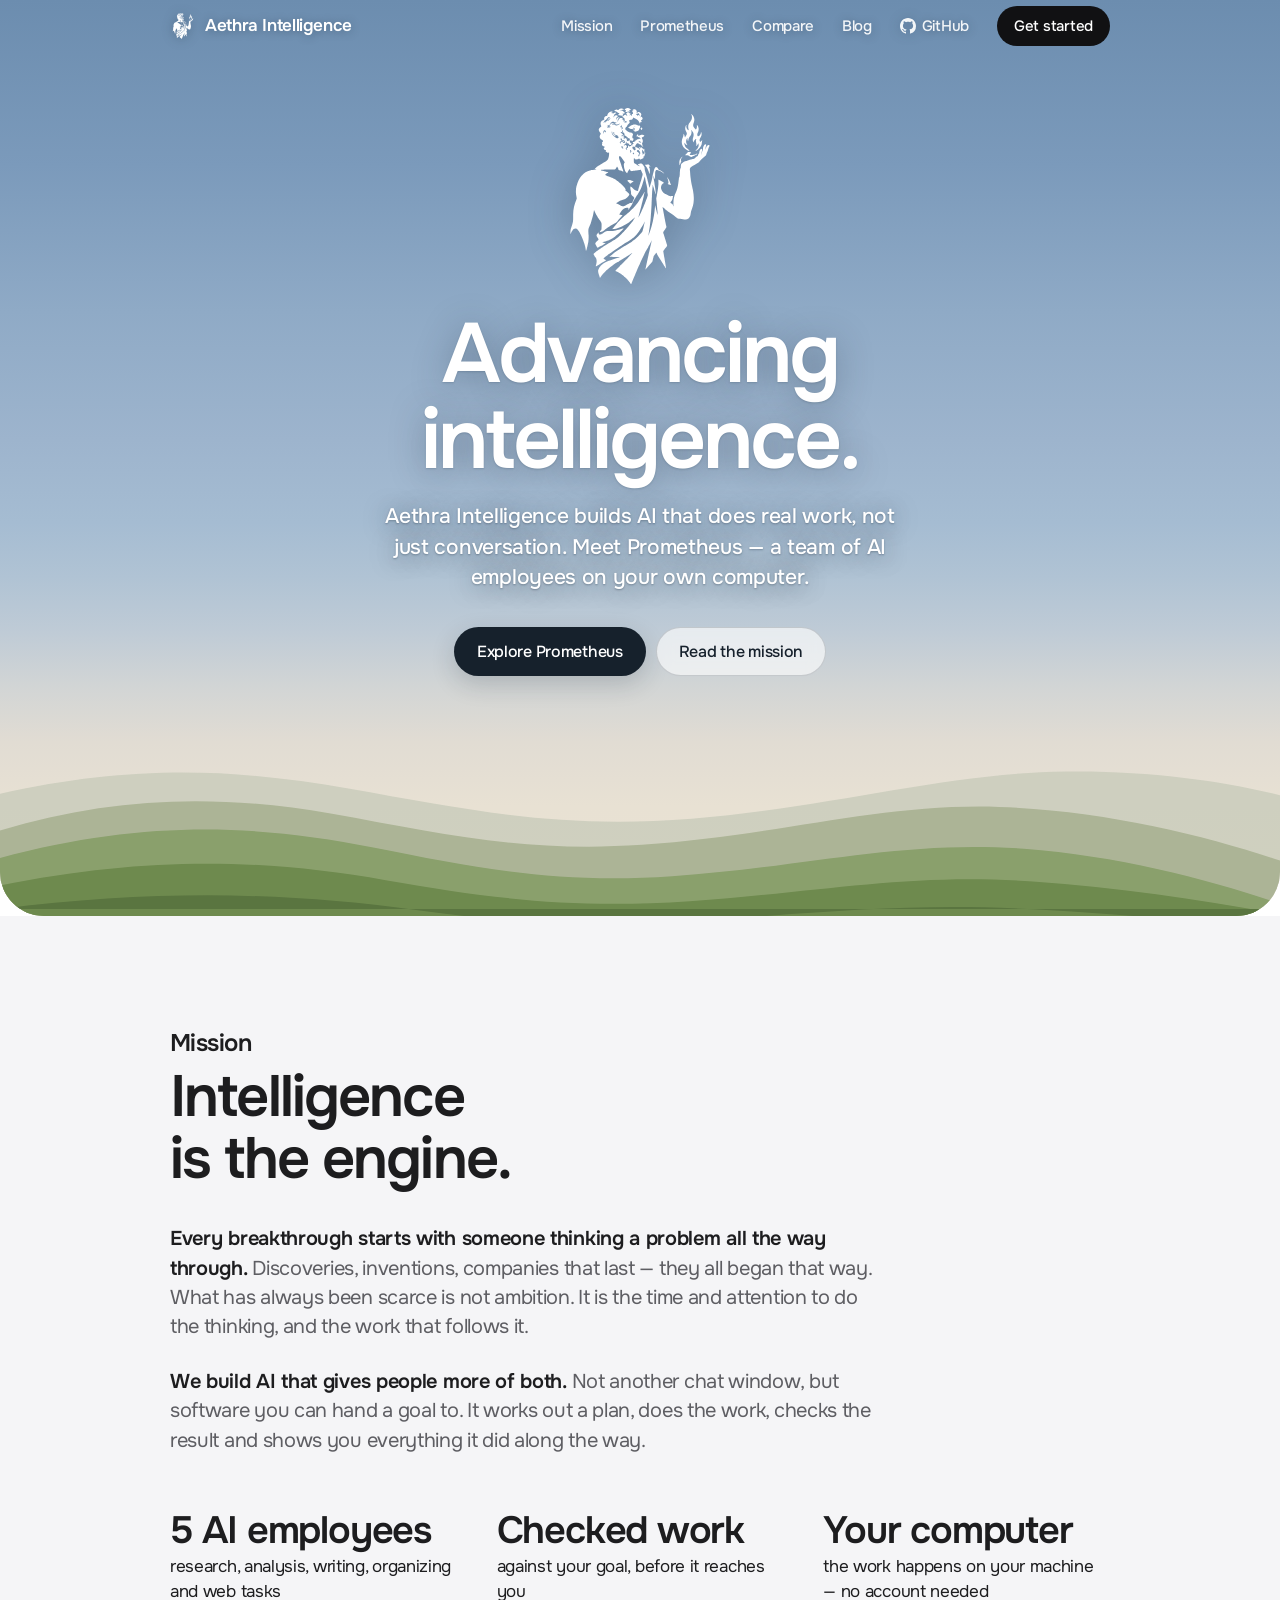
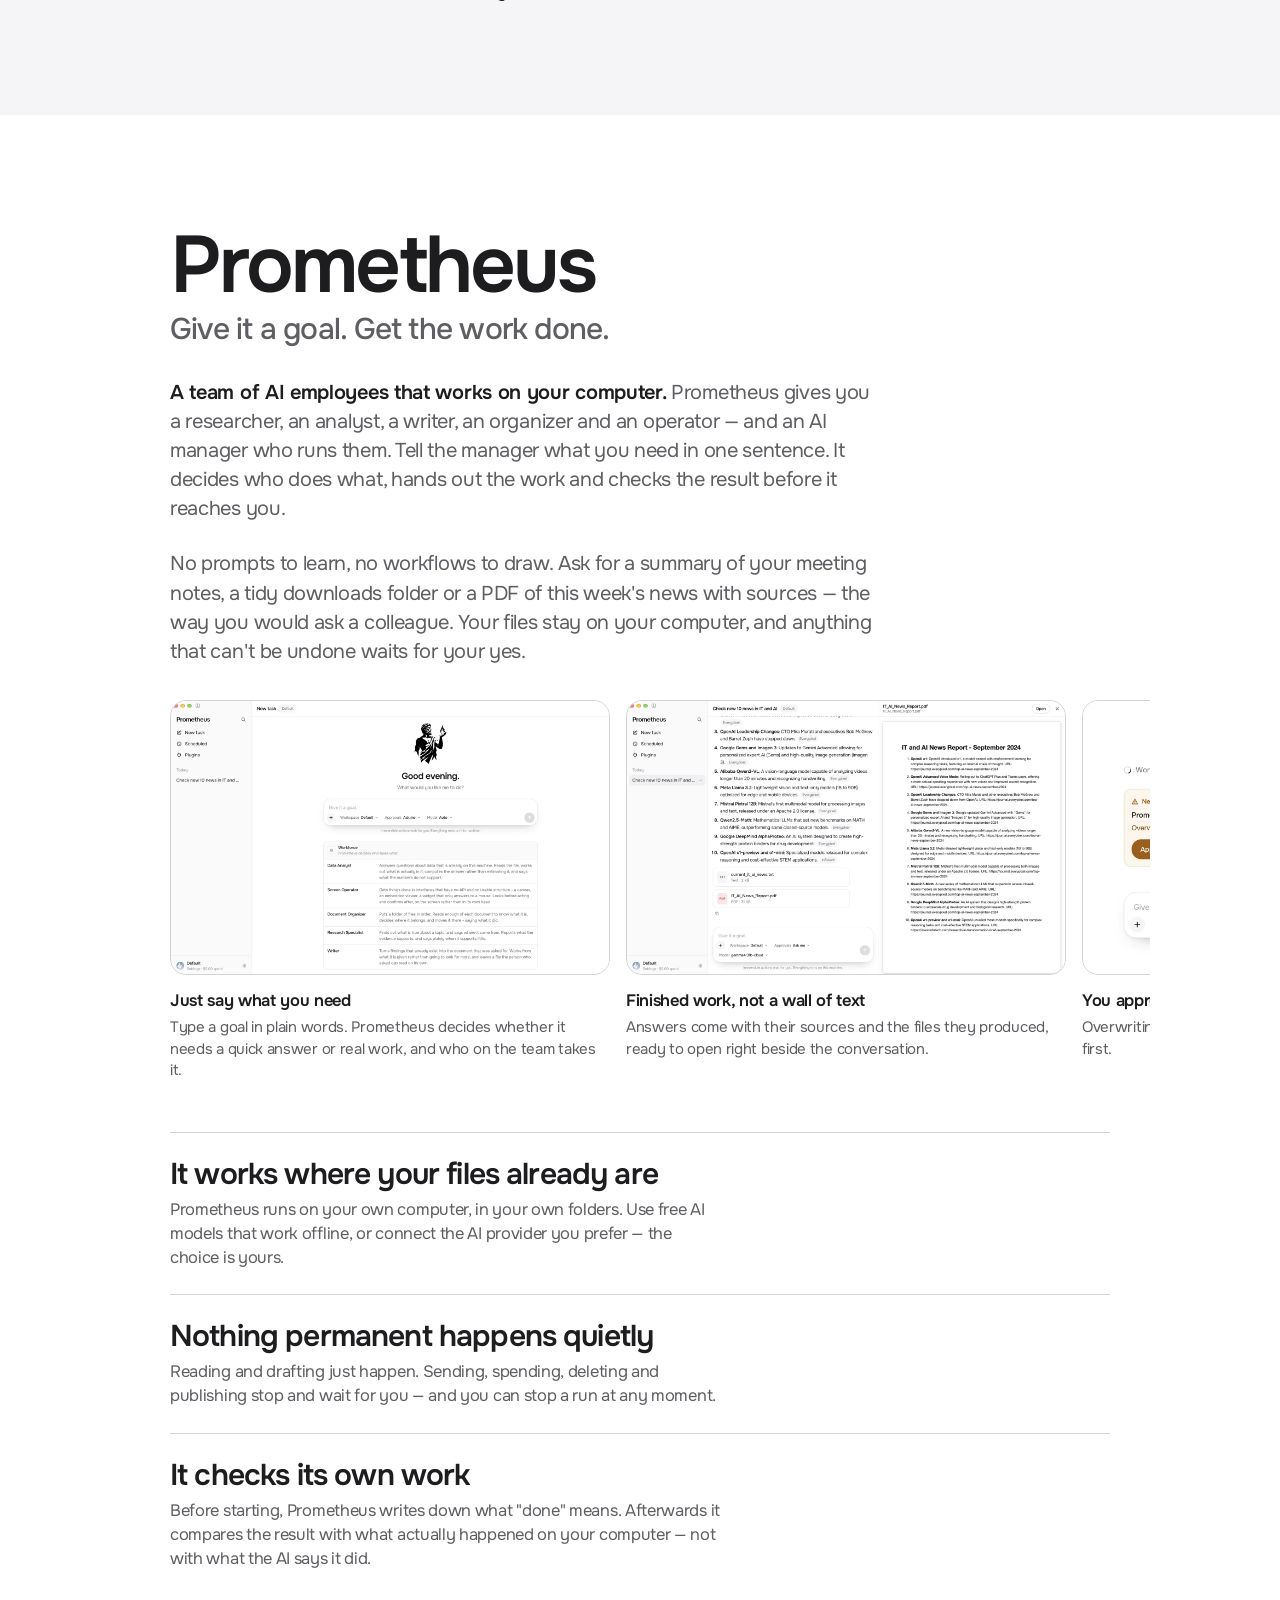
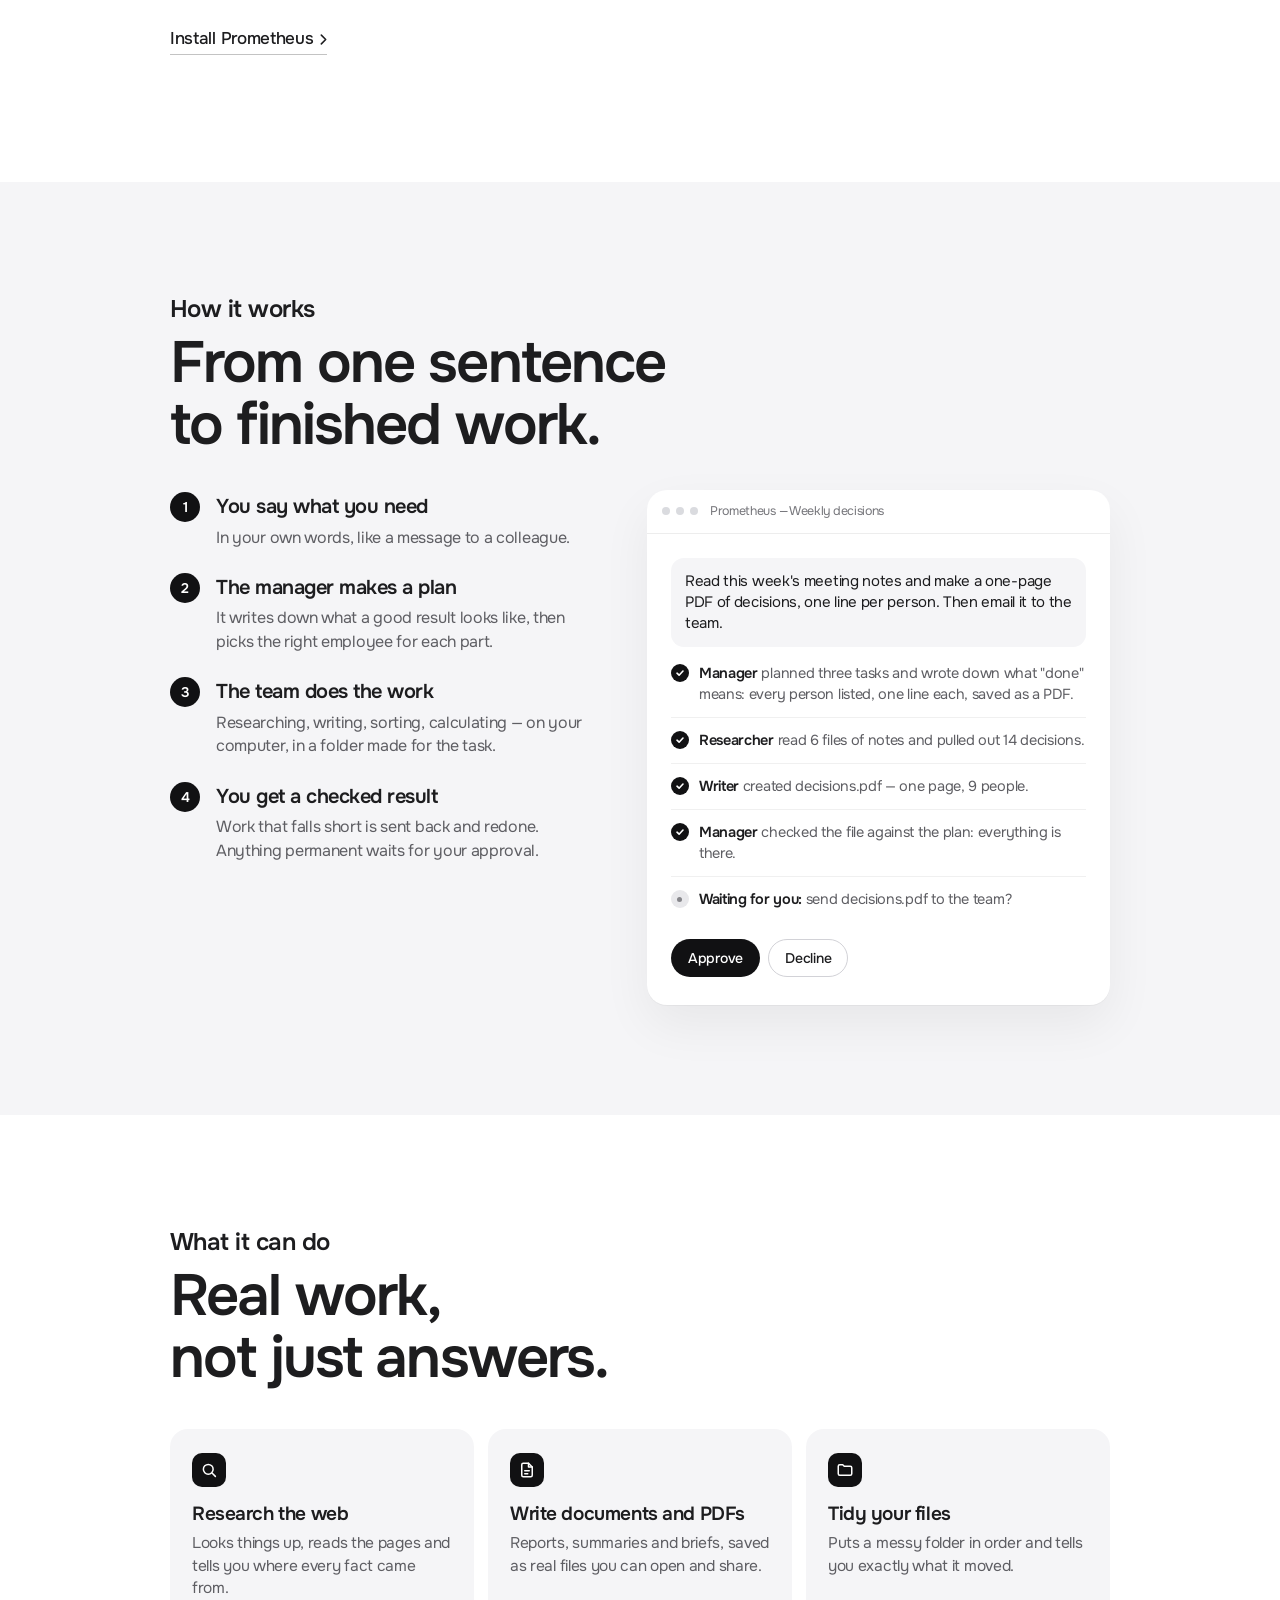
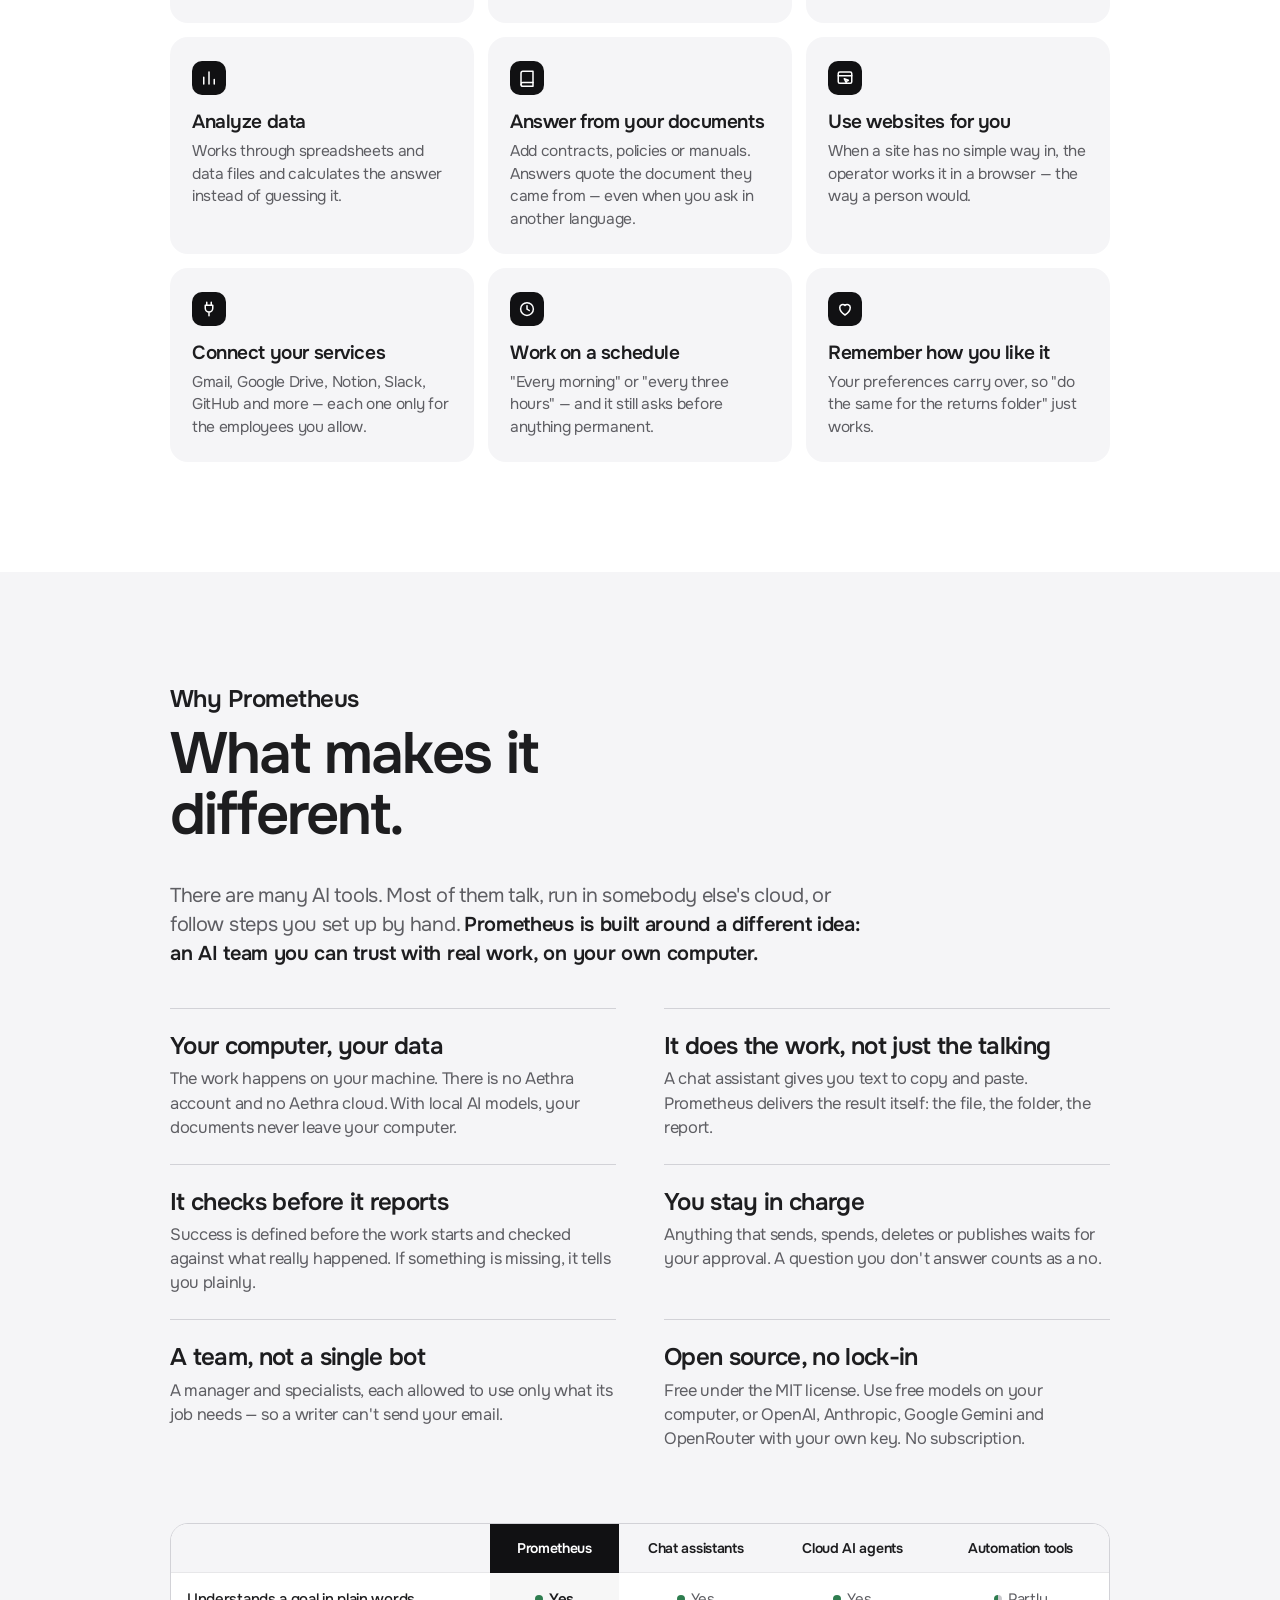
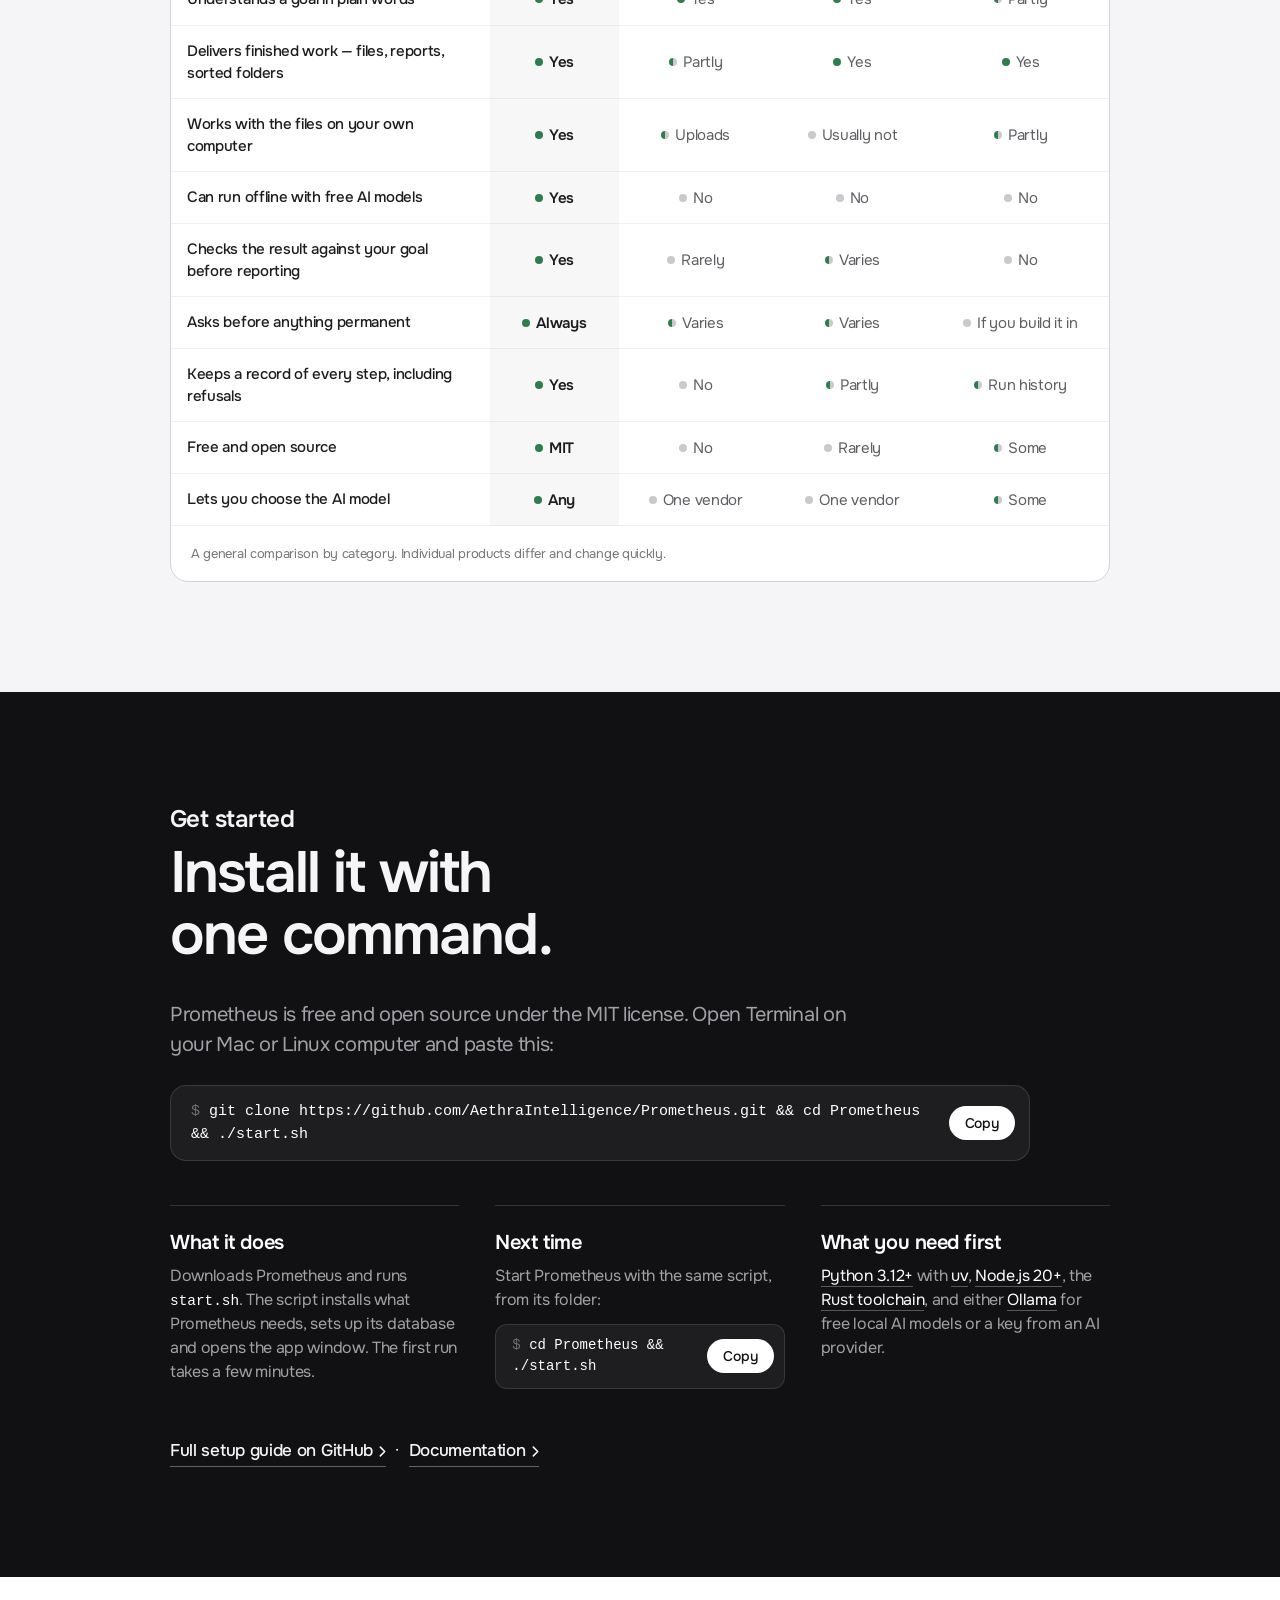
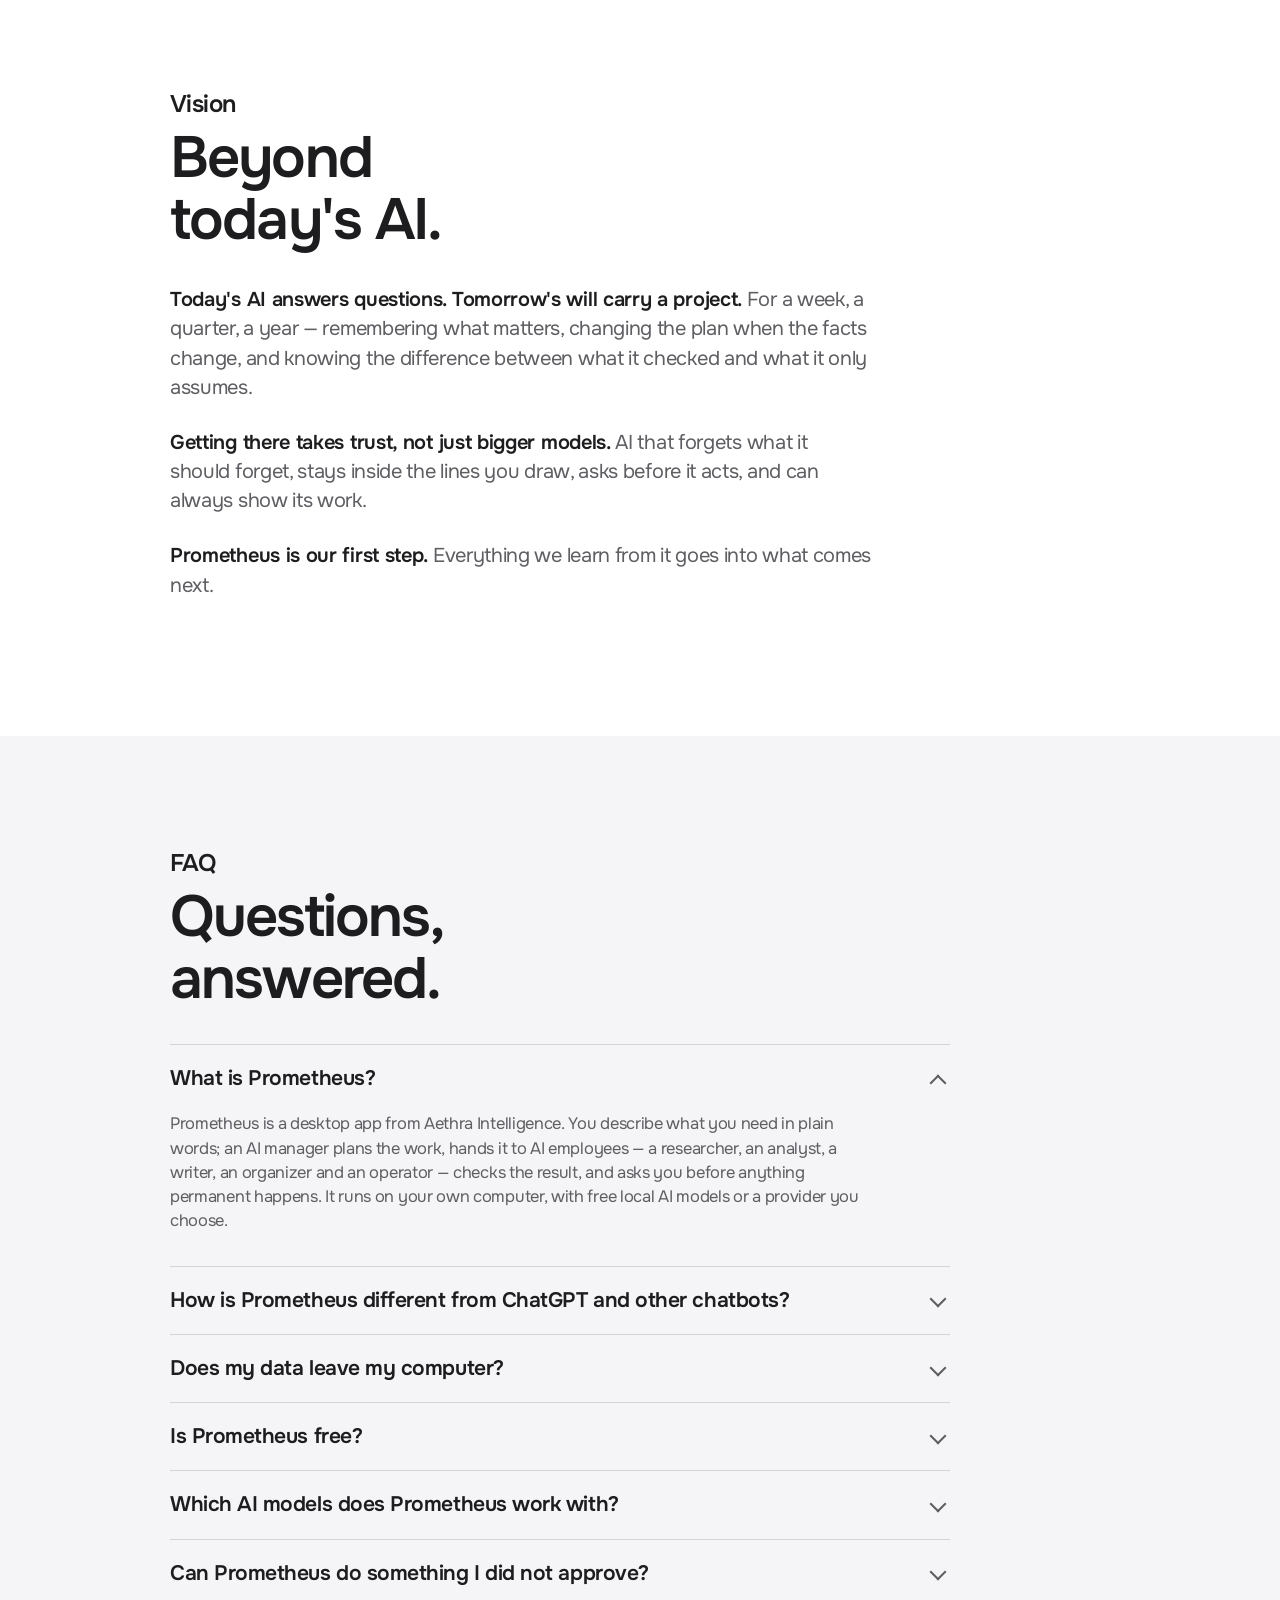
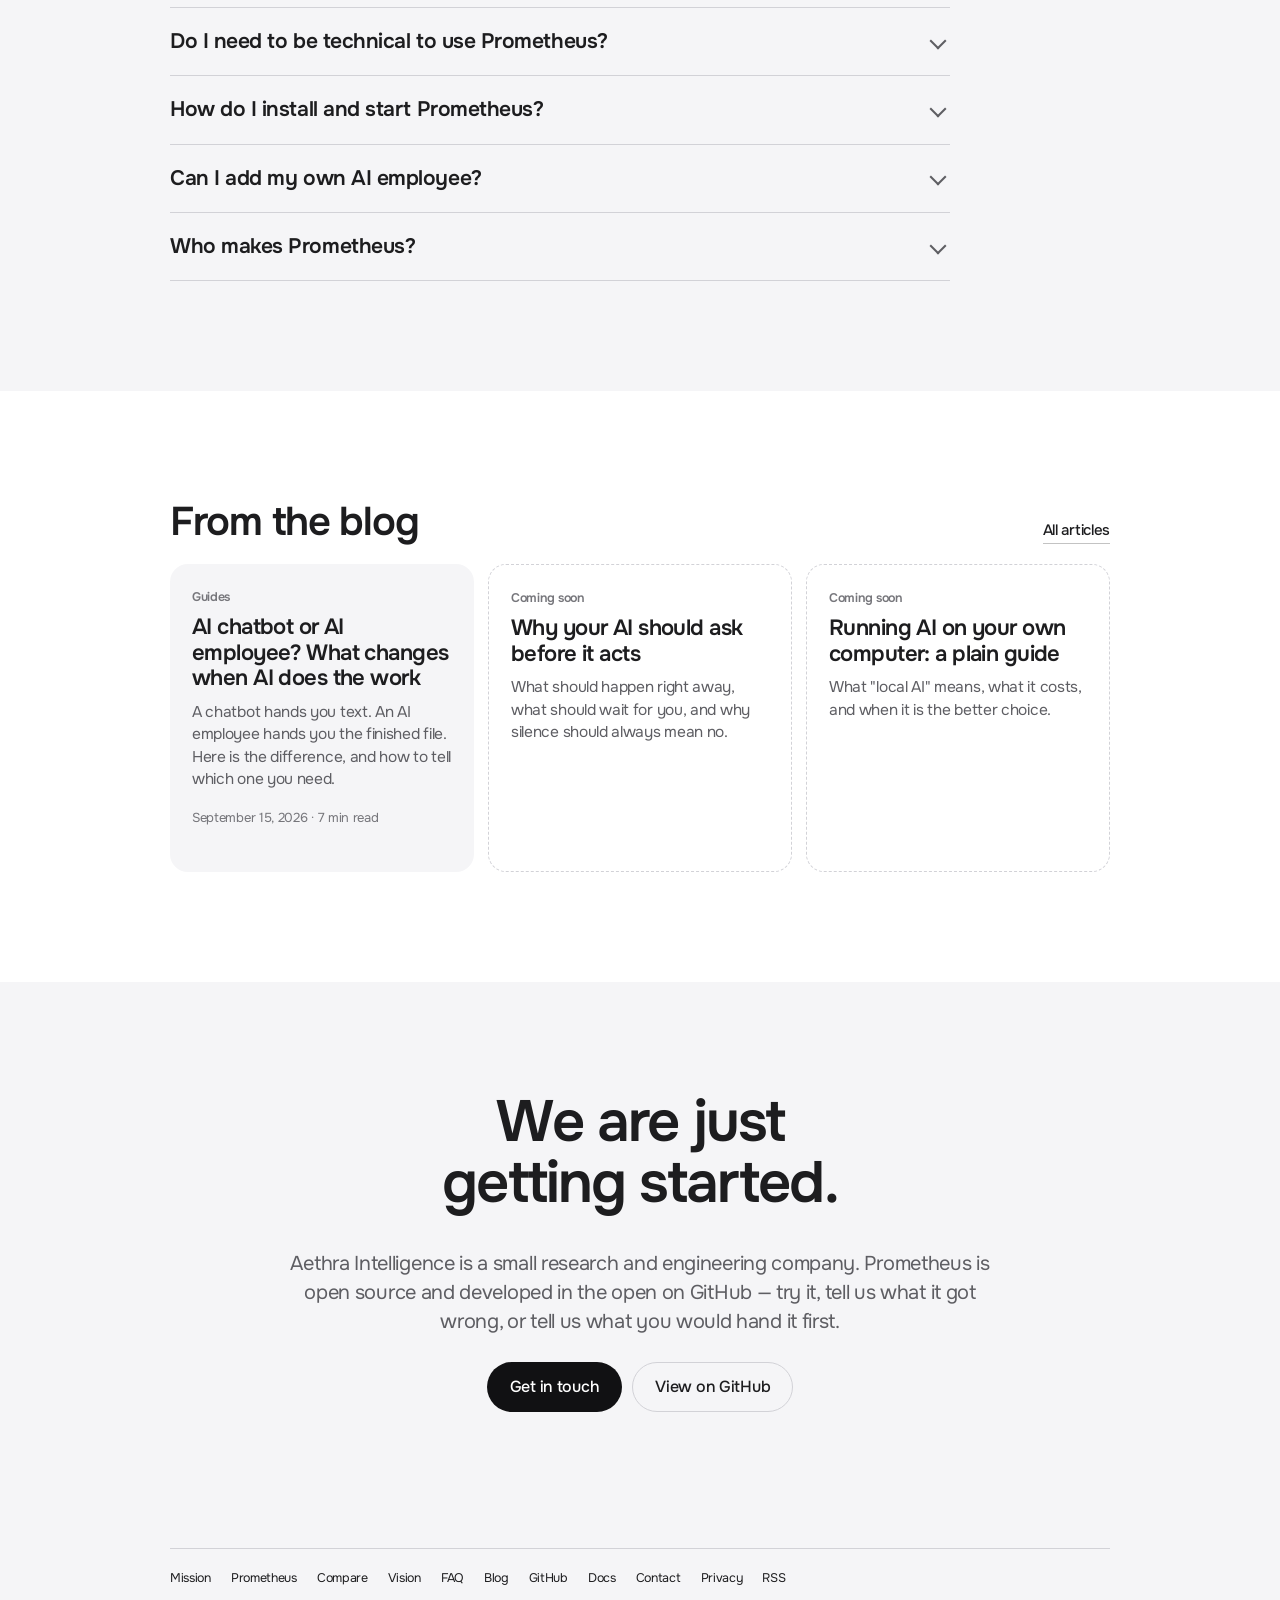
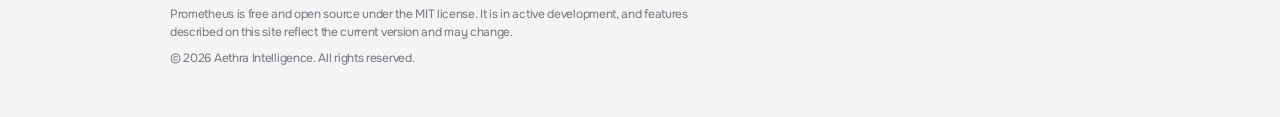
<file: index.html>
<!DOCTYPE html>
<html lang="en">
<head>
<meta charset="utf-8">
<meta name="viewport" content="width=device-width, initial-scale=1">
<title>Prometheus: AI Employees on Your Computer | Aethra Intelligence</title>
<meta name="description" content="Prometheus by Aethra Intelligence is an AI manager with a team of AI employees that research, write, sort files and analyze data on your own computer.">
<link rel="canonical" href="https://aethraintelligence.com/">
<meta name="robots" content="index, follow, max-image-preview:large, max-snippet:-1">
<meta name="theme-color" content="#6C8DAF">

<meta property="og:type" content="website">
<meta property="og:site_name" content="Aethra Intelligence">
<meta property="og:locale" content="en_US">
<meta property="og:url" content="https://aethraintelligence.com/">
<meta property="og:title" content="Prometheus: AI employees that work on your computer">
<meta property="og:description" content="Tell it what you need. An AI manager plans the work, a team of AI employees does it, and nothing permanent happens without your approval.">
<meta property="og:image" content="https://aethraintelligence.com/assets/img/og-default.png">
<meta property="og:image:width" content="1200">
<meta property="og:image:height" content="630">
<meta property="og:image:alt" content="Aethra Intelligence — Prometheus, the AI team on your computer">
<meta name="twitter:card" content="summary_large_image">
<meta name="twitter:title" content="Prometheus: AI employees that work on your computer">
<meta name="twitter:description" content="Tell it what you need. An AI manager plans the work, a team of AI employees does it, and nothing permanent happens without your approval.">
<meta name="twitter:image" content="https://aethraintelligence.com/assets/img/og-default.png">

<link rel="icon" href="favicon.svg" type="image/svg+xml">
<link rel="icon" href="favicon-32.png" sizes="32x32" type="image/png">
<link rel="apple-touch-icon" href="apple-touch-icon.png">
<link rel="manifest" href="site.webmanifest">
<link rel="alternate" type="application/rss+xml" title="Aethra Intelligence Blog" href="feed.xml">
<link rel="preload" href="assets/fonts/onest-latin-wght-normal.woff2" as="font" type="font/woff2" crossorigin>
<link rel="stylesheet" href="assets/css/site.css">

<script type="application/ld+json">
{
  "@context": "https://schema.org",
  "@graph": [
    {
      "@type": "Organization",
      "@id": "https://aethraintelligence.com/#organization",
      "name": "Aethra Intelligence",
      "url": "https://aethraintelligence.com/",
      "logo": {
        "@type": "ImageObject",
        "url": "https://aethraintelligence.com/assets/img/logo-512.png",
        "width": 512,
        "height": 512
      },
      "description": "Aethra Intelligence is a research and engineering company that builds AI systems people can trust with real work. Its first product is Prometheus.",
      "email": "support@aethraintelligence.com",
      "foundingDate": "2026",
      "sameAs": ["https://github.com/AethraIntelligence/Prometheus"]
    },
    {
      "@type": "WebSite",
      "@id": "https://aethraintelligence.com/#website",
      "url": "https://aethraintelligence.com/",
      "name": "Aethra Intelligence",
      "inLanguage": "en",
      "publisher": { "@id": "https://aethraintelligence.com/#organization" }
    },
    {
      "@type": "SoftwareApplication",
      "@id": "https://aethraintelligence.com/#prometheus",
      "name": "Prometheus",
      "applicationCategory": "BusinessApplication",
      "applicationSubCategory": "AI agent platform",
      "operatingSystem": "Desktop",
      "description": "Prometheus is a desktop app where an AI manager plans work described in plain language, hands it to AI employees (researcher, analyst, writer, organizer, operator), checks the result against criteria written before the work began, and asks for approval before any irreversible action. It runs on the user's own computer with local or hosted AI models.",
      "url": "https://aethraintelligence.com/#prometheus",
      "downloadUrl": "https://github.com/AethraIntelligence/Prometheus",
      "softwareHelp": "https://aethraintelligence.com/Prometheus/",
      "isAccessibleForFree": true,
      "license": "https://opensource.org/licenses/MIT",
      "installUrl": "https://aethraintelligence.com/#install",
      "offers": { "@type": "Offer", "price": "0", "priceCurrency": "USD" },
      "featureList": [
        "AI manager that plans and delegates work",
        "Five AI employees: researcher, analyst, writer, organizer, operator",
        "Results checked against criteria written before the work starts",
        "Approval required for sending, spending, deleting and publishing",
        "Runs on your own computer; works offline with local AI models",
        "Answers from your own documents with sources",
        "Connects to services such as Gmail, Google Drive, Notion and Slack",
        "Scheduled work",
        "Free and open source under the MIT license"
      ],
      "publisher": { "@id": "https://aethraintelligence.com/#organization" }
    },
    {
      "@type": "FAQPage",
      "@id": "https://aethraintelligence.com/#faq",
      "mainEntity": [
        {
          "@type": "Question",
          "name": "What is Prometheus?",
          "acceptedAnswer": { "@type": "Answer", "text": "Prometheus is a desktop app from Aethra Intelligence. You describe what you need in plain words; an AI manager plans the work, hands it to AI employees — a researcher, an analyst, a writer, an organizer and an operator — checks the result, and asks you before anything permanent happens. It runs on your own computer, with free local AI models or a provider you choose." }
        },
        {
          "@type": "Question",
          "name": "How is Prometheus different from ChatGPT and other chatbots?",
          "acceptedAnswer": { "@type": "Answer", "text": "A chatbot answers in a conversation and leaves the work to you. Prometheus takes a goal and does the work: it makes a plan, splits it between specialized AI employees, creates the actual files, checks the result and shows you what it did. It runs on your own computer, and it can still answer a quick question directly." }
        },
        {
          "@type": "Question",
          "name": "Does my data leave my computer?",
          "acceptedAnswer": { "@type": "Answer", "text": "Your files, the finished work and what Prometheus remembers stay on your computer. With free local AI models, your requests are processed on your computer too. If you connect a hosted AI provider, the text of each request goes to that provider, and web searches reach the sites being searched. Aethra Intelligence receives none of it." }
        },
        {
          "@type": "Question",
          "name": "Is Prometheus free?",
          "acceptedAnswer": { "@type": "Answer", "text": "Yes. Prometheus is free and open source under the MIT license. There is no subscription and no account. With local AI models it costs nothing to run. With a hosted AI provider you pay that provider for what you use, and Prometheus keeps track of the cost." }
        },
        {
          "@type": "Question",
          "name": "Which AI models does Prometheus work with?",
          "acceptedAnswer": { "@type": "Answer", "text": "Free models that run on your own computer through Ollama, and hosted models from OpenAI, Anthropic, Google Gemini and OpenRouter. You can choose a different model for different kinds of work." }
        },
        {
          "@type": "Question",
          "name": "Can Prometheus do something I did not approve?",
          "acceptedAnswer": { "@type": "Answer", "text": "Reading, and writing inside the task's own folder, happen right away. Anything that sends, spends, deletes, publishes or runs code it wrote waits for your approval, and a question nobody answers counts as a no. Every action is recorded, including the ones that were refused." }
        },
        {
          "@type": "Question",
          "name": "Do I need to be technical to use Prometheus?",
          "acceptedAnswer": { "@type": "Answer", "text": "To use it, no: you type what you need in plain words. To install it, for now, a little: you paste one command into Terminal, and a few developer tools need to be installed first. Step-by-step instructions are in the project's README." }
        },
        {
          "@type": "Question",
          "name": "How do I install and start Prometheus?",
          "acceptedAnswer": { "@type": "Answer", "text": "On macOS or Linux, with Python 3.12+ and uv, Node.js 20+ and the Rust toolchain installed, run: git clone https://github.com/AethraIntelligence/Prometheus.git && cd Prometheus && ./start.sh. The start.sh script installs what Prometheus needs, sets up its database and opens the app. To start Prometheus again later, open the Prometheus folder in Terminal and run ./start.sh." }
        },
        {
          "@type": "Question",
          "name": "Can I add my own AI employee?",
          "acceptedAnswer": { "@type": "Answer", "text": "Yes. An AI employee is a short description of its job and of what it is allowed to use. Add one, and the manager starts giving it the work that fits." }
        },
        {
          "@type": "Question",
          "name": "Who makes Prometheus?",
          "acceptedAnswer": { "@type": "Answer", "text": "Aethra Intelligence, a small research and engineering company building AI systems people can trust with real work." }
        }
      ]
    }
  ]
}
</script>
</head>
<body>
<a class="skip" href="#main">Skip to content</a>

<header class="top">
  <div class="w">
    <a class="brand" href="./" aria-label="Aethra Intelligence home">
      <img class="brand-mark on-light" src="assets/brand/logo.svg" alt="" width="26" height="26"><img class="brand-mark on-dark" src="assets/brand/logo-white.svg" alt="" width="26" height="26">
      Aethra Intelligence
    </a>
    <nav class="desknav" aria-label="Main">
      <a href="./#mission">Mission</a>
      <a href="./#prometheus">Prometheus</a>
      <a href="./#compare">Compare</a>
      <a href="blog/">Blog</a>
      <a class="gh" href="https://github.com/AethraIntelligence/Prometheus" rel="noopener" target="_blank">
        <svg viewBox="0 0 16 16" aria-hidden="true"><path fill="currentColor" d="M8 0C3.58 0 0 3.58 0 8c0 3.54 2.29 6.53 5.47 7.59.4.07.55-.17.55-.38 0-.19-.01-.82-.01-1.49-2.01.37-2.53-.49-2.69-.94-.09-.23-.48-.94-.82-1.13-.28-.15-.68-.52-.01-.53.63-.01 1.08.58 1.23.82.72 1.21 1.87.87 2.33.66.07-.52.28-.87.51-1.07-1.78-.2-3.64-.89-3.64-3.95 0-.87.31-1.59.82-2.15-.08-.2-.36-1.02.08-2.12 0 0 .67-.21 2.2.82.64-.18 1.32-.27 2-.27.68 0 1.36.09 2 .27 1.53-1.04 2.2-.82 2.2-.82.44 1.1.16 1.92.08 2.12.51.56.82 1.27.82 2.15 0 3.07-1.87 3.75-3.65 3.95.29.25.54.73.54 1.48 0 1.07-.01 1.93-.01 2.2 0 .21.15.46.55.38A8.013 8.013 0 0016 8c0-4.42-3.58-8-8-8z"/></svg>
        GitHub
      </a>
      <a class="pill pill-sm pill-ink" href="./#install">Get started</a>
    </nav>
    <button class="burger" id="burger" type="button" aria-expanded="false" aria-controls="menu">Menu</button>
  </div>
</header>

<nav class="menu" id="menu" aria-label="Menu" aria-hidden="true">
  <div class="menu-in">
    <a href="./#mission">Mission</a>
    <a href="./#prometheus">Prometheus</a>
    <a href="./#compare">Compare</a>
    <a href="./#install">Install</a>
    <a href="./#faq">FAQ</a>
    <a href="blog/">Blog</a>
    <a class="gh" href="https://github.com/AethraIntelligence/Prometheus" rel="noopener" target="_blank">
      <svg viewBox="0 0 16 16" aria-hidden="true"><path fill="currentColor" d="M8 0C3.58 0 0 3.58 0 8c0 3.54 2.29 6.53 5.47 7.59.4.07.55-.17.55-.38 0-.19-.01-.82-.01-1.49-2.01.37-2.53-.49-2.69-.94-.09-.23-.48-.94-.82-1.13-.28-.15-.68-.52-.01-.53.63-.01 1.08.58 1.23.82.72 1.21 1.87.87 2.33.66.07-.52.28-.87.51-1.07-1.78-.2-3.64-.89-3.64-3.95 0-.87.31-1.59.82-2.15-.08-.2-.36-1.02.08-2.12 0 0 .67-.21 2.2.82.64-.18 1.32-.27 2-.27.68 0 1.36.09 2 .27 1.53-1.04 2.2-.82 2.2-.82.44 1.1.16 1.92.08 2.12.51.56.82 1.27.82 2.15 0 3.07-1.87 3.75-3.65 3.95.29.25.54.73.54 1.48 0 1.07-.01 1.93-.01 2.2 0 .21.15.46.55.38A8.013 8.013 0 0016 8c0-4.42-3.58-8-8-8z"/></svg>
      GitHub
    </a>
    <div class="m-cta"><a class="pill pill-ink" href="./#install">Get started</a></div>
  </div>
</nav>

<main id="main">

<section class="hero" id="top">
  <div class="w">
    <img class="mark" src="assets/brand/logo-white.svg" alt="" width="176" height="176">
    <h1>Advancing<br>intelligence.</h1>
    <p class="sub">Aethra Intelligence builds AI that does real work, not just conversation. Meet Prometheus — a team of AI employees on your own computer.</p>
    <div class="btns">
      <a class="pill pill-onsky" href="#prometheus">Explore Prometheus</a>
      <a class="pill pill-glass" href="#mission">Read the mission</a>
    </div>
  </div>

  <div class="hills" aria-hidden="true">
    <svg viewBox="0 0 1440 420" preserveAspectRatio="none">
      <path fill="#CBCDBC" fill-opacity=".85" d="M0 232c150-46 268-38 392-8 138 33 236 62 386 46 152-16 286-70 420-72 92-2 176 14 242 36v186H0Z"/>
      <path fill="#A9B292" fill-opacity=".9" d="M0 288c126-52 246-56 372-26 124 30 214 60 350 48 154-14 268-64 402-58 116 5 234 44 316 82v86H0Z"/>
      <path fill="#8AA06C" d="M0 330c160-58 286-52 420-16 118 32 208 56 336 44 150-14 258-56 396-42 108 11 210 48 288 84v20H0Z"/>
      <path fill="#6E8A4E" d="M0 372c168-46 300-40 434-8 122 29 214 44 342 32 148-14 250-44 386-30 100 10 190 28 278 50v4H0Z"/>
      <path fill="#5A7540" d="M0 408c176-30 322-26 470 2 118 22 216 26 340 14 140-14 236-26 372-14 96 8 182 18 258 30v-32H0Z"/>
    </svg>
  </div>
</section>

<section id="mission" class="panel">
  <div class="w">
    <p class="eyebrow">Mission</p>
    <h2>Intelligence<br>is the engine.</h2>
    <p class="copy"><b>Every breakthrough starts with someone thinking a problem all the way through.</b> Discoveries, inventions, companies that last — they all began that way. What has always been scarce is not ambition. It is the time and attention to do the thinking, and the work that follows it.</p>
    <p class="copy"><b>We build AI that gives people more of both.</b> Not another chat window, but software you can hand a goal to. It works out a plan, does the work, checks the result and shows you everything it did along the way.</p>

    <div class="stats">
      <div class="stat"><p class="big">5 AI employees</p><p class="cap">research, analysis, writing, organizing and web tasks</p></div>
      <div class="stat"><p class="big">Checked work</p><p class="cap">against your goal, before it reaches you</p></div>
      <div class="stat"><p class="big">Your computer</p><p class="cap">the work happens on your machine — no account needed</p></div>
    </div>
  </div>
</section>

<section id="prometheus" aria-labelledby="prometheus-title">
  <div class="w">
    <h2 class="prom-name" id="prometheus-title">Prometheus</h2>
    <p class="prom-tag">Give it a goal. Get the work done.</p>
    <p class="copy"><b>A team of AI employees that works on your computer.</b> Prometheus gives you a researcher, an analyst, a writer, an organizer and an operator — and an AI manager who runs them. Tell the manager what you need in one sentence. It decides who does what, hands out the work and checks the result before it reaches you.</p>
    <p class="copy">No prompts to learn, no workflows to draw. Ask for a summary of your meeting notes, a tidy downloads folder or a PDF of this week's news with sources — the way you would ask a colleague. Your files stay on your computer, and anything that can't be undone waits for your yes.</p>
  </div>

  <div class="shots-wrap">
    <div class="shots" tabindex="0" aria-label="Prometheus screenshots">
      <figure class="shot">
        <div class="shot-img"><img src="assets/screenshots/01-ask.webp" width="1600" height="1000" loading="lazy" alt="A new task in Prometheus: the goal field and the AI employees the manager can hand work to"></div>
        <figcaption><b>Just say what you need</b>Type a goal in plain words. Prometheus decides whether it needs a quick answer or real work, and who on the team takes it.</figcaption>
      </figure>
      <figure class="shot">
        <div class="shot-img"><img src="assets/screenshots/02-result.webp" width="1600" height="1000" loading="lazy" alt="Ten IT and AI news items with sources in Prometheus, with the PDF report it created open beside the conversation"></div>
        <figcaption><b>Finished work, not a wall of text</b>Answers come with their sources and the files they produced, ready to open right beside the conversation.</figcaption>
      </figure>
      <figure class="shot">
        <div class="shot-img"><img src="assets/screenshots/03-approval.webp" width="1600" height="1000" loading="lazy" alt="Prometheus asking for approval before overwriting an existing file"></div>
        <figcaption><b>You approve anything permanent</b>Overwriting, sending, deleting and spending stop and ask you first.</figcaption>
      </figure>
      <figure class="shot">
        <div class="shot-img"><img src="assets/screenshots/04-plugins.webp" width="1600" height="1000" loading="lazy" alt="Prometheus plugin settings listing services such as GitHub, Gmail, Google Drive, Notion and Slack"></div>
        <figcaption><b>Connect the services you use</b>Gmail, Google Drive, Notion, Slack and more — each one only for the employees you allow.</figcaption>
      </figure>
      <figure class="shot">
        <div class="shot-img"><img src="assets/screenshots/05-documents.webp" width="1600" height="1000" loading="lazy" alt="Prometheus documents settings with an indexed delivery policy document"></div>
        <figcaption><b>Teach it what your team knows</b>Add your own documents. Employees quote them with the source, so you can check where an answer came from.</figcaption>
      </figure>
    </div>
  </div>

  <div class="w">
    <div class="facts">
      <div class="fact">
        <h3>It works where your files already are</h3>
        <p>Prometheus runs on your own computer, in your own folders. Use free AI models that work offline, or connect the AI provider you prefer — the choice is yours.</p>
      </div>
      <div class="fact">
        <h3>Nothing permanent happens quietly</h3>
        <p>Reading and drafting just happen. Sending, spending, deleting and publishing stop and wait for you — and you can stop a run at any moment.</p>
      </div>
      <div class="fact">
        <h3>It checks its own work</h3>
        <p>Before starting, Prometheus writes down what "done" means. Afterwards it compares the result with what actually happened on your computer — not with what the AI says it did.</p>
      </div>
    </div>

    <p style="margin-top:32px">
      <a class="textlink" href="#install">Install Prometheus
        <svg class="chev" viewBox="0 0 8 12" fill="none" aria-hidden="true"><path d="M1.5 1 6.5 6l-5 5" stroke="currentColor" stroke-width="1.8" stroke-linecap="round" stroke-linejoin="round"/></svg>
      </a>
    </p>
  </div>
</section>

<section id="how" class="panel" aria-labelledby="how-title">
  <div class="w">
    <p class="eyebrow">How it works</p>
    <h2 id="how-title">From one sentence<br>to finished work.</h2>

    <div class="how">
      <ol class="how-steps">
        <li><h3>You say what you need</h3><p>In your own words, like a message to a colleague.</p></li>
        <li><h3>The manager makes a plan</h3><p>It writes down what a good result looks like, then picks the right employee for each part.</p></li>
        <li><h3>The team does the work</h3><p>Researching, writing, sorting, calculating — on your computer, in a folder made for the task.</p></li>
        <li><h3>You get a checked result</h3><p>Work that falls short is sent back and redone. Anything permanent waits for your approval.</p></li>
      </ol>

      <figure class="frame" style="margin:0">
        <div class="win-bar" aria-hidden="true"><i class="d"></i><i class="d"></i><i class="d"></i><span class="win-name">Prometheus — Weekly decisions</span></div>
        <div class="win-body">
          <p class="ask">Read this week's meeting notes and make a one-page PDF of decisions, one line per person. Then email it to the team.</p>
          <ul class="steps">
            <li><span class="badge"><svg viewBox="0 0 10 10" aria-hidden="true"><path d="M2 5.2 4.1 7.2 8 3" stroke="#fff" stroke-width="1.6" fill="none" stroke-linecap="round" stroke-linejoin="round"/></svg></span><span><b>Manager</b> planned three tasks and wrote down what "done" means: every person listed, one line each, saved as a PDF.</span></li>
            <li><span class="badge"><svg viewBox="0 0 10 10" aria-hidden="true"><path d="M2 5.2 4.1 7.2 8 3" stroke="#fff" stroke-width="1.6" fill="none" stroke-linecap="round" stroke-linejoin="round"/></svg></span><span><b>Researcher</b> read 6 files of notes and pulled out 14 decisions.</span></li>
            <li><span class="badge"><svg viewBox="0 0 10 10" aria-hidden="true"><path d="M2 5.2 4.1 7.2 8 3" stroke="#fff" stroke-width="1.6" fill="none" stroke-linecap="round" stroke-linejoin="round"/></svg></span><span><b>Writer</b> created decisions.pdf — one page, 9 people.</span></li>
            <li><span class="badge"><svg viewBox="0 0 10 10" aria-hidden="true"><path d="M2 5.2 4.1 7.2 8 3" stroke="#fff" stroke-width="1.6" fill="none" stroke-linecap="round" stroke-linejoin="round"/></svg></span><span><b>Manager</b> checked the file against the plan: everything is there.</span></li>
            <li><span class="badge wait"><i></i></span><span><span class="wait-txt">Waiting for you:</span> send decisions.pdf to the team?</span></li>
          </ul>
          <div class="approve" aria-hidden="true">
            <span class="pill pill-sm pill-ink">Approve</span>
            <span class="pill pill-sm pill-line">Decline</span>
          </div>
        </div>
        <figcaption class="sr-only">An example of a task in Prometheus: the manager plans, the researcher and writer do the work, the result is checked, and sending the email waits for approval.</figcaption>
      </figure>
    </div>
  </div>
</section>

<section id="capabilities" aria-labelledby="caps-title">
  <div class="w">
    <p class="eyebrow">What it can do</p>
    <h2 id="caps-title">Real work,<br>not just answers.</h2>

    <div class="caps">
      <article class="cap-card">
        <div class="cap-ico" aria-hidden="true"><svg viewBox="0 0 24 24" fill="none" stroke="#fff" stroke-width="2" stroke-linecap="round"><circle cx="11" cy="11" r="6.5"/><path d="m16 16 4.5 4.5"/></svg></div>
        <h3>Research the web</h3>
        <p>Looks things up, reads the pages and tells you where every fact came from.</p>
      </article>
      <article class="cap-card">
        <div class="cap-ico" aria-hidden="true"><svg viewBox="0 0 24 24" fill="none" stroke="#fff" stroke-width="2" stroke-linecap="round" stroke-linejoin="round"><path d="M14 3H7a2 2 0 0 0-2 2v14a2 2 0 0 0 2 2h10a2 2 0 0 0 2-2V8z"/><path d="M14 3v5h5M9 13h6M9 17h4"/></svg></div>
        <h3>Write documents and PDFs</h3>
        <p>Reports, summaries and briefs, saved as real files you can open and share.</p>
      </article>
      <article class="cap-card">
        <div class="cap-ico" aria-hidden="true"><svg viewBox="0 0 24 24" fill="none" stroke="#fff" stroke-width="2" stroke-linecap="round" stroke-linejoin="round"><path d="M3 7a2 2 0 0 1 2-2h4l2 2h8a2 2 0 0 1 2 2v8a2 2 0 0 1-2 2H5a2 2 0 0 1-2-2z"/></svg></div>
        <h3>Tidy your files</h3>
        <p>Puts a messy folder in order and tells you exactly what it moved.</p>
      </article>
      <article class="cap-card">
        <div class="cap-ico" aria-hidden="true"><svg viewBox="0 0 24 24" fill="none" stroke="#fff" stroke-width="2" stroke-linecap="round"><path d="M5 20V11M12 20V4M19 20v-6"/></svg></div>
        <h3>Analyze data</h3>
        <p>Works through spreadsheets and data files and calculates the answer instead of guessing it.</p>
      </article>
      <article class="cap-card">
        <div class="cap-ico" aria-hidden="true"><svg viewBox="0 0 24 24" fill="none" stroke="#fff" stroke-width="2" stroke-linecap="round" stroke-linejoin="round"><path d="M4 5.5A2.5 2.5 0 0 1 6.5 3H20v15H6.5A2.5 2.5 0 0 0 4 20.5z"/><path d="M4 20.5A2.5 2.5 0 0 0 6.5 23H20v-5"/></svg></div>
        <h3>Answer from your documents</h3>
        <p>Add contracts, policies or manuals. Answers quote the document they came from — even when you ask in another language.</p>
      </article>
      <article class="cap-card">
        <div class="cap-ico" aria-hidden="true"><svg viewBox="0 0 24 24" fill="none" stroke="#fff" stroke-width="2" stroke-linecap="round" stroke-linejoin="round"><rect x="3" y="4" width="18" height="15" rx="2"/><path d="M3 9h18M11 13l2.5 5 1-2 2-1z"/></svg></div>
        <h3>Use websites for you</h3>
        <p>When a site has no simple way in, the operator works it in a browser — the way a person would.</p>
      </article>
      <article class="cap-card">
        <div class="cap-ico" aria-hidden="true"><svg viewBox="0 0 24 24" fill="none" stroke="#fff" stroke-width="2" stroke-linecap="round" stroke-linejoin="round"><path d="M9 7V3M15 7V3M7 7h10v4a5 5 0 0 1-10 0zM12 16v5"/></svg></div>
        <h3>Connect your services</h3>
        <p>Gmail, Google Drive, Notion, Slack, GitHub and more — each one only for the employees you allow.</p>
      </article>
      <article class="cap-card">
        <div class="cap-ico" aria-hidden="true"><svg viewBox="0 0 24 24" fill="none" stroke="#fff" stroke-width="2" stroke-linecap="round"><circle cx="12" cy="12" r="8.5"/><path d="M12 7.5V12l3 2"/></svg></div>
        <h3>Work on a schedule</h3>
        <p>"Every morning" or "every three hours" — and it still asks before anything permanent.</p>
      </article>
      <article class="cap-card">
        <div class="cap-ico" aria-hidden="true"><svg viewBox="0 0 24 24" fill="none" stroke="#fff" stroke-width="2" stroke-linecap="round" stroke-linejoin="round"><path d="M12 20s-7-4.4-7-10a4 4 0 0 1 7-2.6A4 4 0 0 1 19 10c0 5.6-7 10-7 10z"/></svg></div>
        <h3>Remember how you like it</h3>
        <p>Your preferences carry over, so "do the same for the returns folder" just works.</p>
      </article>
    </div>
  </div>
</section>

<section id="compare" class="panel" aria-labelledby="compare-title">
  <div class="w">
    <p class="eyebrow">Why Prometheus</p>
    <h2 id="compare-title">What makes it<br>different.</h2>
    <p class="copy">There are many AI tools. Most of them talk, run in somebody else's cloud, or follow steps you set up by hand. <b>Prometheus is built around a different idea: an AI team you can trust with real work, on your own computer.</b></p>

    <div class="adv">
      <div class="fact">
        <h3>Your computer, your data</h3>
        <p>The work happens on your machine. There is no Aethra account and no Aethra cloud. With local AI models, your documents never leave your computer.</p>
      </div>
      <div class="fact">
        <h3>It does the work, not just the talking</h3>
        <p>A chat assistant gives you text to copy and paste. Prometheus delivers the result itself: the file, the folder, the report.</p>
      </div>
      <div class="fact">
        <h3>It checks before it reports</h3>
        <p>Success is defined before the work starts and checked against what really happened. If something is missing, it tells you plainly.</p>
      </div>
      <div class="fact">
        <h3>You stay in charge</h3>
        <p>Anything that sends, spends, deletes or publishes waits for your approval. A question you don't answer counts as a no.</p>
      </div>
      <div class="fact">
        <h3>A team, not a single bot</h3>
        <p>A manager and specialists, each allowed to use only what its job needs — so a writer can't send your email.</p>
      </div>
      <div class="fact">
        <h3>Open source, no lock-in</h3>
        <p>Free under the MIT license. Use free models on your computer, or OpenAI, Anthropic, Google Gemini and OpenRouter with your own key. No subscription.</p>
      </div>
    </div>

    <div class="table-wrap" tabindex="0" role="region" aria-label="Comparison of Prometheus with other kinds of AI tools">
      <table class="compare">
        <caption>A general comparison by category. Individual products differ and change quickly.</caption>
        <thead>
          <tr>
            <th scope="col"><span class="sr-only">Feature</span></th>
            <th scope="col" class="us">Prometheus</th>
            <th scope="col">Chat assistants</th>
            <th scope="col">Cloud AI agents</th>
            <th scope="col">Automation tools</th>
          </tr>
        </thead>
        <tbody>
          <tr><th scope="row">Understands a goal in plain words</th><td class="us"><span class="yes">Yes</span></td><td><span class="yes">Yes</span></td><td><span class="yes">Yes</span></td><td><span class="some">Partly</span></td></tr>
          <tr><th scope="row">Delivers finished work — files, reports, sorted folders</th><td class="us"><span class="yes">Yes</span></td><td><span class="some">Partly</span></td><td><span class="yes">Yes</span></td><td><span class="yes">Yes</span></td></tr>
          <tr><th scope="row">Works with the files on your own computer</th><td class="us"><span class="yes">Yes</span></td><td><span class="some">Uploads</span></td><td><span class="no">Usually not</span></td><td><span class="some">Partly</span></td></tr>
          <tr><th scope="row">Can run offline with free AI models</th><td class="us"><span class="yes">Yes</span></td><td><span class="no">No</span></td><td><span class="no">No</span></td><td><span class="no">No</span></td></tr>
          <tr><th scope="row">Checks the result against your goal before reporting</th><td class="us"><span class="yes">Yes</span></td><td><span class="no">Rarely</span></td><td><span class="some">Varies</span></td><td><span class="no">No</span></td></tr>
          <tr><th scope="row">Asks before anything permanent</th><td class="us"><span class="yes">Always</span></td><td><span class="some">Varies</span></td><td><span class="some">Varies</span></td><td><span class="no">If you build it in</span></td></tr>
          <tr><th scope="row">Keeps a record of every step, including refusals</th><td class="us"><span class="yes">Yes</span></td><td><span class="no">No</span></td><td><span class="some">Partly</span></td><td><span class="some">Run history</span></td></tr>
          <tr><th scope="row">Free and open source</th><td class="us"><span class="yes">MIT</span></td><td><span class="no">No</span></td><td><span class="no">Rarely</span></td><td><span class="some">Some</span></td></tr>
          <tr><th scope="row">Lets you choose the AI model</th><td class="us"><span class="yes">Any</span></td><td><span class="no">One vendor</span></td><td><span class="no">One vendor</span></td><td><span class="some">Some</span></td></tr>
        </tbody>
      </table>
    </div>
  </div>
</section>

<section id="install" class="dark" aria-labelledby="install-title">
  <div class="w">
    <p class="eyebrow">Get started</p>
    <h2 id="install-title">Install it with<br>one command.</h2>
    <p class="copy">Prometheus is free and open source under the MIT license. Open Terminal on your Mac or Linux computer and paste this:</p>

    <div class="cmd">
      <code id="cmd-install">git clone https://github.com/AethraIntelligence/Prometheus.git &amp;&amp; cd Prometheus &amp;&amp; ./start.sh</code>
      <button class="copy-btn" type="button" data-copy="cmd-install" aria-label="Copy install command">Copy</button>
    </div>

    <div class="install-grid">
      <div class="install-step">
        <h3>What it does</h3>
        <p>Downloads Prometheus and runs <code>start.sh</code>. The script installs what Prometheus needs, sets up its database and opens the app window. The first run takes a few minutes.</p>
      </div>
      <div class="install-step">
        <h3>Next time</h3>
        <p>Start Prometheus with the same script, from its folder:</p>
        <div class="cmd cmd-sm">
          <code id="cmd-start">cd Prometheus &amp;&amp; ./start.sh</code>
          <button class="copy-btn" type="button" data-copy="cmd-start" aria-label="Copy start command">Copy</button>
        </div>
      </div>
      <div class="install-step">
        <h3>What you need first</h3>
        <p><a href="https://www.python.org/downloads/" rel="noopener" target="_blank">Python 3.12+</a> with <a href="https://docs.astral.sh/uv/" rel="noopener" target="_blank">uv</a>, <a href="https://nodejs.org/" rel="noopener" target="_blank">Node.js 20+</a>, the <a href="https://rustup.rs/" rel="noopener" target="_blank">Rust toolchain</a>, and either <a href="https://ollama.com/" rel="noopener" target="_blank">Ollama</a> for free local AI models or a key from an AI provider.</p>
      </div>
    </div>

    <p class="install-more">
      <a class="textlink" href="https://github.com/AethraIntelligence/Prometheus#quick-start" rel="noopener" target="_blank">Full setup guide on GitHub
        <svg class="chev" viewBox="0 0 8 12" fill="none" aria-hidden="true"><path d="M1.5 1 6.5 6l-5 5" stroke="currentColor" stroke-width="1.8" stroke-linecap="round" stroke-linejoin="round"/></svg>
      </a>
      <span aria-hidden="true">&nbsp;&middot;&nbsp;</span>
      <a class="textlink" href="https://aethraintelligence.com/Prometheus/" rel="noopener" target="_blank">Documentation
        <svg class="chev" viewBox="0 0 8 12" fill="none" aria-hidden="true"><path d="M1.5 1 6.5 6l-5 5" stroke="currentColor" stroke-width="1.8" stroke-linecap="round" stroke-linejoin="round"/></svg>
      </a>
    </p>
  </div>
</section>

<section id="vision" aria-labelledby="vision-title">
  <div class="w">
    <p class="eyebrow">Vision</p>
    <h2 id="vision-title">Beyond<br>today's AI.</h2>
    <p class="copy"><b>Today's AI answers questions. Tomorrow's will carry a project.</b> For a week, a quarter, a year — remembering what matters, changing the plan when the facts change, and knowing the difference between what it checked and what it only assumes.</p>
    <p class="copy"><b>Getting there takes trust, not just bigger models.</b> AI that forgets what it should forget, stays inside the lines you draw, asks before it acts, and can always show its work.</p>
    <p class="copy"><b>Prometheus is our first step.</b> Everything we learn from it goes into what comes next.</p>
  </div>
</section>

<section id="faq" class="panel" aria-labelledby="faq-title">
  <div class="w">
    <p class="eyebrow">FAQ</p>
    <h2 id="faq-title">Questions,<br>answered.</h2>
    <div class="faq">
      <details open>
        <summary>What is Prometheus?</summary>
        <div class="a"><p>Prometheus is a desktop app from Aethra Intelligence. You describe what you need in plain words; an AI manager plans the work, hands it to AI employees — a researcher, an analyst, a writer, an organizer and an operator — checks the result, and asks you before anything permanent happens. It runs on your own computer, with free local AI models or a provider you choose.</p></div>
      </details>
      <details>
        <summary>How is Prometheus different from ChatGPT and other chatbots?</summary>
        <div class="a"><p>A chatbot answers in a conversation and leaves the work to you. Prometheus takes a goal and does the work: it makes a plan, splits it between specialized AI employees, creates the actual files, checks the result and shows you what it did. It runs on your own computer, and it can still answer a quick question directly. <a href="blog/ai-chatbot-vs-ai-employee/">Read more about the difference</a>.</p></div>
      </details>
      <details>
        <summary>Does my data leave my computer?</summary>
        <div class="a"><p>Your files, the finished work and what Prometheus remembers stay on your computer. With free local AI models, your requests are processed on your computer too. If you connect a hosted AI provider, the text of each request goes to that provider, and web searches reach the sites being searched. Aethra Intelligence receives none of it.</p></div>
      </details>
      <details>
        <summary>Is Prometheus free?</summary>
        <div class="a"><p>Yes. Prometheus is free and open source under the <a href="https://github.com/AethraIntelligence/Prometheus/blob/main/LICENSE" rel="noopener" target="_blank">MIT license</a>. There is no subscription and no account. With local AI models it costs nothing to run. With a hosted AI provider you pay that provider for what you use, and Prometheus keeps track of the cost.</p></div>
      </details>
      <details>
        <summary>Which AI models does Prometheus work with?</summary>
        <div class="a"><p>Free models that run on your own computer through Ollama, and hosted models from OpenAI, Anthropic, Google Gemini and OpenRouter. You can choose a different model for different kinds of work.</p></div>
      </details>
      <details>
        <summary>Can Prometheus do something I did not approve?</summary>
        <div class="a"><p>Reading, and writing inside the task's own folder, happen right away. Anything that sends, spends, deletes, publishes or runs code it wrote waits for your approval, and a question nobody answers counts as a no. Every action is recorded, including the ones that were refused.</p></div>
      </details>
      <details>
        <summary>Do I need to be technical to use Prometheus?</summary>
        <div class="a"><p>To use it, no: you type what you need in plain words. To install it, for now, a little: you paste <a href="#install">one command</a> into Terminal, and a few developer tools need to be installed first. Step-by-step instructions are in the <a href="https://github.com/AethraIntelligence/Prometheus#quick-start" rel="noopener" target="_blank">project's README</a>.</p></div>
      </details>
      <details>
        <summary>How do I install and start Prometheus?</summary>
        <div class="a"><p>On macOS or Linux, with Python 3.12+ and uv, Node.js 20+ and the Rust toolchain installed, run:</p><p><code>git clone https://github.com/AethraIntelligence/Prometheus.git &amp;&amp; cd Prometheus &amp;&amp; ./start.sh</code></p><p>The <code>start.sh</code> script installs what Prometheus needs, sets up its database and opens the app. To start Prometheus again later, open the Prometheus folder in Terminal and run <code>./start.sh</code>.</p></div>
      </details>
      <details>
        <summary>Can I add my own AI employee?</summary>
        <div class="a"><p>Yes. An AI employee is a short description of its job and of what it is allowed to use. Add one, and the manager starts giving it the work that fits.</p></div>
      </details>
      <details>
        <summary>Who makes Prometheus?</summary>
        <div class="a"><p>Aethra Intelligence, a small research and engineering company building AI systems people can trust with real work.</p></div>
      </details>
    </div>
  </div>
</section>

<section id="blog" aria-labelledby="blog-title">
  <div class="w">
    <div class="rail-head">
      <h2 id="blog-title">From the blog</h2>
      <a class="textlink" href="blog/">All articles</a>
    </div>
    <div class="cards">
      <a class="card" href="blog/ai-chatbot-vs-ai-employee/">
        <p class="kicker">Guides</p>
        <h3>AI chatbot or AI employee? What changes when AI does the work</h3>
        <p>A chatbot hands you text. An AI employee hands you the finished file. Here is the difference, and how to tell which one you need.</p>
        <p class="meta"><time datetime="2026-09-15">September 15, 2026</time> · 7 min read</p>
      </a>
      <div class="card soon">
        <p class="kicker">Coming soon</p>
        <h3>Why your AI should ask before it acts</h3>
        <p>What should happen right away, what should wait for you, and why silence should always mean no.</p>
      </div>
      <div class="card soon">
        <p class="kicker">Coming soon</p>
        <h3>Running AI on your own computer: a plain guide</h3>
        <p>What "local AI" means, what it costs, and when it is the better choice.</p>
      </div>
    </div>
  </div>
</section>

<section class="close panel" id="company" aria-labelledby="company-title">
  <div class="w">
    <h2 id="company-title">We are just<br>getting started.</h2>
    <p class="copy">Aethra Intelligence is a small research and engineering company. Prometheus is open source and developed in the open on GitHub — try it, tell us what it got wrong, or tell us what you would hand it first.</p>
    <div class="btns-c">
      <a class="pill pill-ink" href="mailto:support@aethraintelligence.com">Get in touch</a>
      <a class="pill pill-line" href="https://github.com/AethraIntelligence/Prometheus" rel="noopener" target="_blank">View on GitHub</a>
    </div>
  </div>
</section>

</main>

<footer>
  <div class="w">
    <div class="rule">
      <nav class="fnav" aria-label="Footer">
        <a href="./#mission">Mission</a>
        <a href="./#prometheus">Prometheus</a>
        <a href="./#compare">Compare</a>
        <a href="./#vision">Vision</a>
        <a href="./#faq">FAQ</a>
        <a href="blog/">Blog</a>
        <a href="https://github.com/AethraIntelligence/Prometheus" rel="noopener" target="_blank">GitHub</a>
        <a href="https://aethraintelligence.com/Prometheus/" rel="noopener" target="_blank">Docs</a>
        <a href="mailto:support@aethraintelligence.com">Contact</a>
        <a href="privacy/">Privacy</a>
        <a href="feed.xml">RSS</a>
      </nav>
      <p>Prometheus is free and open source under the MIT license. It is in active development, and features described on this site reflect the current version and may change.</p>
      <p>© 2026 Aethra Intelligence. All rights reserved.</p>
    </div>
  </div>
</footer>

<script src="assets/js/site.js" defer></script>
</body>
</html>
</file>
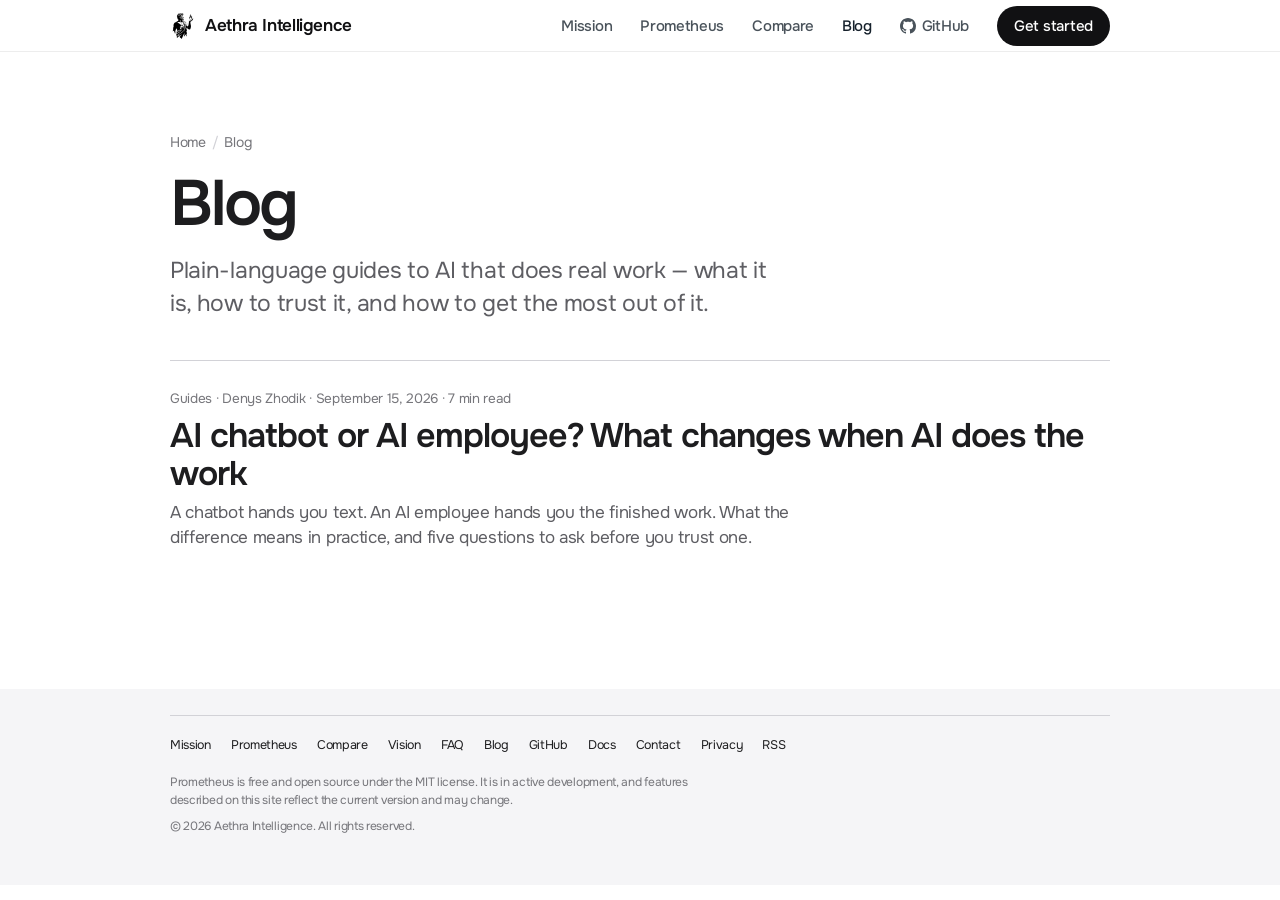
<file: blog/index.html>
<!DOCTYPE html>
<html lang="en">
<head>
<meta charset="utf-8">
<meta name="viewport" content="width=device-width, initial-scale=1">
<title>Blog — Guides to AI That Does Real Work | Aethra Intelligence</title>
<meta name="description" content="Plain-language guides from Aethra Intelligence on AI employees, AI agents, running AI on your own computer and getting real work done with Prometheus.">
<link rel="canonical" href="https://aethraintelligence.com/blog/">
<meta name="robots" content="index, follow, max-image-preview:large, max-snippet:-1">
<meta name="theme-color" content="#ffffff">

<meta property="og:type" content="website">
<meta property="og:site_name" content="Aethra Intelligence">
<meta property="og:locale" content="en_US">
<meta property="og:url" content="https://aethraintelligence.com/blog/">
<meta property="og:title" content="Blog — Guides to AI That Does Real Work">
<meta property="og:description" content="Plain-language guides from Aethra Intelligence on AI employees, AI agents, running AI on your own computer and getting real work done with Prometheus.">
<meta property="og:image" content="https://aethraintelligence.com/assets/img/og-default.png">
<meta property="og:image:width" content="1200">
<meta property="og:image:height" content="630">
<meta name="twitter:card" content="summary_large_image">

<link rel="icon" href="../favicon.svg" type="image/svg+xml">
<link rel="icon" href="../favicon-32.png" sizes="32x32" type="image/png">
<link rel="apple-touch-icon" href="../apple-touch-icon.png">
<link rel="manifest" href="../site.webmanifest">
<link rel="alternate" type="application/rss+xml" title="Aethra Intelligence Blog" href="../feed.xml">
<link rel="preload" href="../assets/fonts/onest-latin-wght-normal.woff2" as="font" type="font/woff2" crossorigin>
<link rel="stylesheet" href="../assets/css/site.css">

<script type="application/ld+json">
{
  "@context": "https://schema.org",
  "@graph": [
    {
      "@type": "Blog",
      "@id": "https://aethraintelligence.com/blog/#blog",
      "name": "Aethra Intelligence Blog",
      "url": "https://aethraintelligence.com/blog/",
      "inLanguage": "en",
      "publisher": { "@id": "https://aethraintelligence.com/#organization" },
      "blogPost": [
        { "@type": "BlogPosting", "headline": "AI chatbot or AI employee? What changes when AI does the work", "url": "https://aethraintelligence.com/blog/ai-chatbot-vs-ai-employee/", "datePublished": "2026-09-15T09:00:00Z", "author": { "@type": "Person", "@id": "https://aethraintelligence.com/authors/denys-zhodik/#person", "name": "Denys Zhodik", "url": "https://aethraintelligence.com/authors/denys-zhodik/" } }
      ]
    },
    {
      "@type": "BreadcrumbList",
      "itemListElement": [
        { "@type": "ListItem", "position": 1, "name": "Home", "item": "https://aethraintelligence.com/" },
        { "@type": "ListItem", "position": 2, "name": "Blog" }
      ]
    }
  ]
}
</script>
</head>
<body>
<a class="skip" href="#main">Skip to content</a>

<header class="top">
  <div class="w">
    <a class="brand" href="../" aria-label="Aethra Intelligence home">
      <img class="brand-mark on-light" src="../assets/brand/logo.svg" alt="" width="26" height="26"><img class="brand-mark on-dark" src="../assets/brand/logo-white.svg" alt="" width="26" height="26">
      Aethra Intelligence
    </a>
    <nav class="desknav" aria-label="Main">
      <a href="../#mission">Mission</a>
      <a href="../#prometheus">Prometheus</a>
      <a href="../#compare">Compare</a>
      <a href="../blog/" aria-current="page">Blog</a>
      <a class="gh" href="https://github.com/AethraIntelligence/Prometheus" rel="noopener" target="_blank">
        <svg viewBox="0 0 16 16" aria-hidden="true"><path fill="currentColor" d="M8 0C3.58 0 0 3.58 0 8c0 3.54 2.29 6.53 5.47 7.59.4.07.55-.17.55-.38 0-.19-.01-.82-.01-1.49-2.01.37-2.53-.49-2.69-.94-.09-.23-.48-.94-.82-1.13-.28-.15-.68-.52-.01-.53.63-.01 1.08.58 1.23.82.72 1.21 1.87.87 2.33.66.07-.52.28-.87.51-1.07-1.78-.2-3.64-.89-3.64-3.95 0-.87.31-1.59.82-2.15-.08-.2-.36-1.02.08-2.12 0 0 .67-.21 2.2.82.64-.18 1.32-.27 2-.27.68 0 1.36.09 2 .27 1.53-1.04 2.2-.82 2.2-.82.44 1.1.16 1.92.08 2.12.51.56.82 1.27.82 2.15 0 3.07-1.87 3.75-3.65 3.95.29.25.54.73.54 1.48 0 1.07-.01 1.93-.01 2.2 0 .21.15.46.55.38A8.013 8.013 0 0016 8c0-4.42-3.58-8-8-8z"/></svg>
        GitHub
      </a>
      <a class="pill pill-sm pill-ink" href="../#install">Get started</a>
    </nav>
    <button class="burger" id="burger" type="button" aria-expanded="false" aria-controls="menu">Menu</button>
  </div>
</header>

<nav class="menu" id="menu" aria-label="Menu" aria-hidden="true">
  <div class="menu-in">
    <a href="../#mission">Mission</a>
    <a href="../#prometheus">Prometheus</a>
    <a href="../#compare">Compare</a>
    <a href="../#install">Install</a>
    <a href="../#faq">FAQ</a>
    <a href="../blog/">Blog</a>
    <a class="gh" href="https://github.com/AethraIntelligence/Prometheus" rel="noopener" target="_blank">
      <svg viewBox="0 0 16 16" aria-hidden="true"><path fill="currentColor" d="M8 0C3.58 0 0 3.58 0 8c0 3.54 2.29 6.53 5.47 7.59.4.07.55-.17.55-.38 0-.19-.01-.82-.01-1.49-2.01.37-2.53-.49-2.69-.94-.09-.23-.48-.94-.82-1.13-.28-.15-.68-.52-.01-.53.63-.01 1.08.58 1.23.82.72 1.21 1.87.87 2.33.66.07-.52.28-.87.51-1.07-1.78-.2-3.64-.89-3.64-3.95 0-.87.31-1.59.82-2.15-.08-.2-.36-1.02.08-2.12 0 0 .67-.21 2.2.82.64-.18 1.32-.27 2-.27.68 0 1.36.09 2 .27 1.53-1.04 2.2-.82 2.2-.82.44 1.1.16 1.92.08 2.12.51.56.82 1.27.82 2.15 0 3.07-1.87 3.75-3.65 3.95.29.25.54.73.54 1.48 0 1.07-.01 1.93-.01 2.2 0 .21.15.46.55.38A8.013 8.013 0 0016 8c0-4.42-3.58-8-8-8z"/></svg>
      GitHub
    </a>
    <div class="m-cta"><a class="pill pill-ink" href="../#install">Get started</a></div>
  </div>
</nav>

<main id="main" class="page">
  <div class="w">
    <nav class="crumbs" aria-label="Breadcrumb">
      <ol>
        <li><a href="../">Home</a></li>
        <li aria-current="page">Blog</li>
      </ol>
    </nav>
    <h1 class="page-title">Blog</h1>
    <p class="lede">Plain-language guides to AI that does real work — what it is, how to trust it, and how to get the most out of it.</p>

    <!-- NEW ARTICLE: add an <li> at the TOP of this list (newest first). -->
    <ol class="post-list" reversed>
      <li>
        <a href="../blog/ai-chatbot-vs-ai-employee/">
          <p class="meta">Guides · Denys Zhodik · <time datetime="2026-09-15">September 15, 2026</time> · 7 min read</p>
          <h2>AI chatbot or AI employee? What changes when AI does the work</h2>
          <p>A chatbot hands you text. An AI employee hands you the finished work. What the difference means in practice, and five questions to ask before you trust one.</p>
        </a>
      </li>
    </ol>
  </div>
</main>

<footer>
  <div class="w">
    <div class="rule">
      <nav class="fnav" aria-label="Footer">
        <a href="../#mission">Mission</a>
        <a href="../#prometheus">Prometheus</a>
        <a href="../#compare">Compare</a>
        <a href="../#vision">Vision</a>
        <a href="../#faq">FAQ</a>
        <a href="../blog/">Blog</a>
        <a href="https://github.com/AethraIntelligence/Prometheus" rel="noopener" target="_blank">GitHub</a>
        <a href="https://aethraintelligence.com/Prometheus/" rel="noopener" target="_blank">Docs</a>
        <a href="mailto:support@aethraintelligence.com">Contact</a>
        <a href="../privacy/">Privacy</a>
        <a href="../feed.xml">RSS</a>
      </nav>
      <p>Prometheus is free and open source under the MIT license. It is in active development, and features described on this site reflect the current version and may change.</p>
      <p>© 2026 Aethra Intelligence. All rights reserved.</p>
    </div>
  </div>
</footer>

<script src="../assets/js/site.js" defer></script>
</body>
</html>
</file>
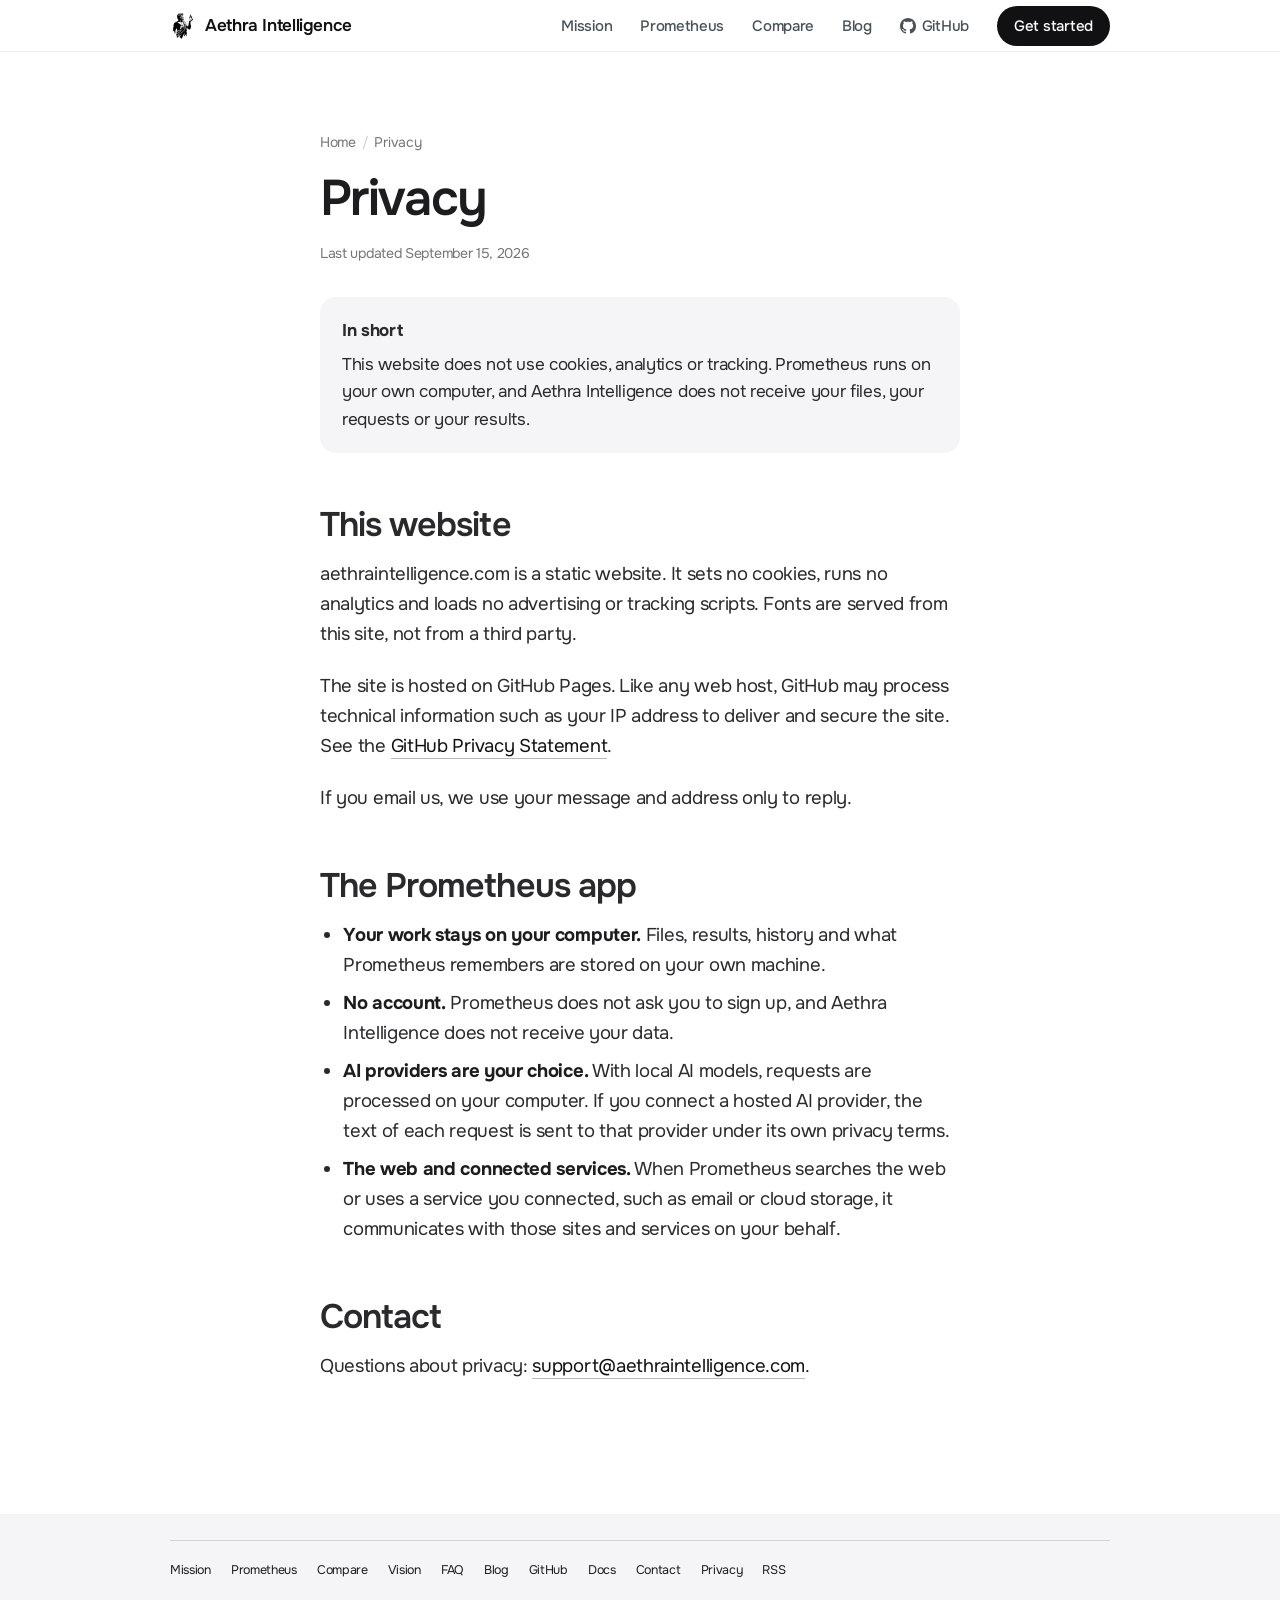
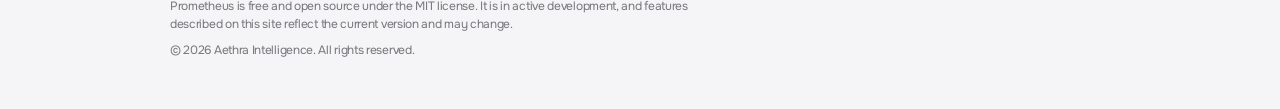
<file: privacy/index.html>
<!DOCTYPE html>
<html lang="en">
<head>
<meta charset="utf-8">
<meta name="viewport" content="width=device-width, initial-scale=1">
<title>Privacy | Aethra Intelligence</title>
<meta name="description" content="How the Aethra Intelligence website and the Prometheus app handle your data: no cookies or tracking on this site, and your work stays on your own computer.">
<link rel="canonical" href="https://aethraintelligence.com/privacy/">
<meta name="robots" content="index, follow, max-image-preview:large, max-snippet:-1">
<meta name="theme-color" content="#ffffff">

<meta property="og:type" content="website">
<meta property="og:site_name" content="Aethra Intelligence">
<meta property="og:locale" content="en_US">
<meta property="og:url" content="https://aethraintelligence.com/privacy/">
<meta property="og:title" content="Privacy">
<meta property="og:description" content="How the Aethra Intelligence website and the Prometheus app handle your data: no cookies or tracking on this site, and your work stays on your own computer.">
<meta property="og:image" content="https://aethraintelligence.com/assets/img/og-default.png">
<meta property="og:image:width" content="1200">
<meta property="og:image:height" content="630">
<meta name="twitter:card" content="summary_large_image">

<link rel="icon" href="../favicon.svg" type="image/svg+xml">
<link rel="icon" href="../favicon-32.png" sizes="32x32" type="image/png">
<link rel="apple-touch-icon" href="../apple-touch-icon.png">
<link rel="manifest" href="../site.webmanifest">
<link rel="alternate" type="application/rss+xml" title="Aethra Intelligence Blog" href="../feed.xml">
<link rel="preload" href="../assets/fonts/onest-latin-wght-normal.woff2" as="font" type="font/woff2" crossorigin>
<link rel="stylesheet" href="../assets/css/site.css">

</head>
<body>
<a class="skip" href="#main">Skip to content</a>

<header class="top">
  <div class="w">
    <a class="brand" href="../" aria-label="Aethra Intelligence home">
      <img class="brand-mark on-light" src="../assets/brand/logo.svg" alt="" width="26" height="26"><img class="brand-mark on-dark" src="../assets/brand/logo-white.svg" alt="" width="26" height="26">
      Aethra Intelligence
    </a>
    <nav class="desknav" aria-label="Main">
      <a href="../#mission">Mission</a>
      <a href="../#prometheus">Prometheus</a>
      <a href="../#compare">Compare</a>
      <a href="../blog/">Blog</a>
      <a class="gh" href="https://github.com/AethraIntelligence/Prometheus" rel="noopener" target="_blank">
        <svg viewBox="0 0 16 16" aria-hidden="true"><path fill="currentColor" d="M8 0C3.58 0 0 3.58 0 8c0 3.54 2.29 6.53 5.47 7.59.4.07.55-.17.55-.38 0-.19-.01-.82-.01-1.49-2.01.37-2.53-.49-2.69-.94-.09-.23-.48-.94-.82-1.13-.28-.15-.68-.52-.01-.53.63-.01 1.08.58 1.23.82.72 1.21 1.87.87 2.33.66.07-.52.28-.87.51-1.07-1.78-.2-3.64-.89-3.64-3.95 0-.87.31-1.59.82-2.15-.08-.2-.36-1.02.08-2.12 0 0 .67-.21 2.2.82.64-.18 1.32-.27 2-.27.68 0 1.36.09 2 .27 1.53-1.04 2.2-.82 2.2-.82.44 1.1.16 1.92.08 2.12.51.56.82 1.27.82 2.15 0 3.07-1.87 3.75-3.65 3.95.29.25.54.73.54 1.48 0 1.07-.01 1.93-.01 2.2 0 .21.15.46.55.38A8.013 8.013 0 0016 8c0-4.42-3.58-8-8-8z"/></svg>
        GitHub
      </a>
      <a class="pill pill-sm pill-ink" href="../#install">Get started</a>
    </nav>
    <button class="burger" id="burger" type="button" aria-expanded="false" aria-controls="menu">Menu</button>
  </div>
</header>

<nav class="menu" id="menu" aria-label="Menu" aria-hidden="true">
  <div class="menu-in">
    <a href="../#mission">Mission</a>
    <a href="../#prometheus">Prometheus</a>
    <a href="../#compare">Compare</a>
    <a href="../#install">Install</a>
    <a href="../#faq">FAQ</a>
    <a href="../blog/">Blog</a>
    <a class="gh" href="https://github.com/AethraIntelligence/Prometheus" rel="noopener" target="_blank">
      <svg viewBox="0 0 16 16" aria-hidden="true"><path fill="currentColor" d="M8 0C3.58 0 0 3.58 0 8c0 3.54 2.29 6.53 5.47 7.59.4.07.55-.17.55-.38 0-.19-.01-.82-.01-1.49-2.01.37-2.53-.49-2.69-.94-.09-.23-.48-.94-.82-1.13-.28-.15-.68-.52-.01-.53.63-.01 1.08.58 1.23.82.72 1.21 1.87.87 2.33.66.07-.52.28-.87.51-1.07-1.78-.2-3.64-.89-3.64-3.95 0-.87.31-1.59.82-2.15-.08-.2-.36-1.02.08-2.12 0 0 .67-.21 2.2.82.64-.18 1.32-.27 2-.27.68 0 1.36.09 2 .27 1.53-1.04 2.2-.82 2.2-.82.44 1.1.16 1.92.08 2.12.51.56.82 1.27.82 2.15 0 3.07-1.87 3.75-3.65 3.95.29.25.54.73.54 1.48 0 1.07-.01 1.93-.01 2.2 0 .21.15.46.55.38A8.013 8.013 0 0016 8c0-4.42-3.58-8-8-8z"/></svg>
      GitHub
    </a>
    <div class="m-cta"><a class="pill pill-ink" href="../#install">Get started</a></div>
  </div>
</nav>

<main id="main" class="page">
  <article class="w article">
    <nav class="crumbs" aria-label="Breadcrumb">
      <ol>
        <li><a href="../">Home</a></li>
        <li aria-current="page">Privacy</li>
      </ol>
    </nav>
    <h1 class="page-title">Privacy</h1>
    <p class="meta"><span>Last updated <time datetime="2026-09-15">September 15, 2026</time></span></p>

    <div class="prose">
      <div class="tldr"><p><b>In short</b>This website does not use cookies, analytics or tracking. Prometheus runs on your own computer, and Aethra Intelligence does not receive your files, your requests or your results.</p></div>

      <h2>This website</h2>
      <p>aethraintelligence.com is a static website. It sets no cookies, runs no analytics and loads no advertising or tracking scripts. Fonts are served from this site, not from a third party.</p>
      <p>The site is hosted on GitHub Pages. Like any web host, GitHub may process technical information such as your IP address to deliver and secure the site. See the <a href="https://docs.github.com/en/site-policy/privacy-policies/github-general-privacy-statement" rel="noopener" target="_blank">GitHub Privacy Statement</a>.</p>
      <p>If you email us, we use your message and address only to reply.</p>

      <h2>The Prometheus app</h2>
      <ul>
        <li><strong>Your work stays on your computer.</strong> Files, results, history and what Prometheus remembers are stored on your own machine.</li>
        <li><strong>No account.</strong> Prometheus does not ask you to sign up, and Aethra Intelligence does not receive your data.</li>
        <li><strong>AI providers are your choice.</strong> With local AI models, requests are processed on your computer. If you connect a hosted AI provider, the text of each request is sent to that provider under its own privacy terms.</li>
        <li><strong>The web and connected services.</strong> When Prometheus searches the web or uses a service you connected, such as email or cloud storage, it communicates with those sites and services on your behalf.</li>
      </ul>

      <h2>Contact</h2>
      <p>Questions about privacy: <a href="mailto:support@aethraintelligence.com">support@aethraintelligence.com</a>.</p>
    </div>
  </article>
</main>

<footer>
  <div class="w">
    <div class="rule">
      <nav class="fnav" aria-label="Footer">
        <a href="../#mission">Mission</a>
        <a href="../#prometheus">Prometheus</a>
        <a href="../#compare">Compare</a>
        <a href="../#vision">Vision</a>
        <a href="../#faq">FAQ</a>
        <a href="../blog/">Blog</a>
        <a href="https://github.com/AethraIntelligence/Prometheus" rel="noopener" target="_blank">GitHub</a>
        <a href="https://aethraintelligence.com/Prometheus/" rel="noopener" target="_blank">Docs</a>
        <a href="mailto:support@aethraintelligence.com">Contact</a>
        <a href="../privacy/">Privacy</a>
        <a href="../feed.xml">RSS</a>
      </nav>
      <p>Prometheus is free and open source under the MIT license. It is in active development, and features described on this site reflect the current version and may change.</p>
      <p>© 2026 Aethra Intelligence. All rights reserved.</p>
    </div>
  </div>
</footer>

<script src="../assets/js/site.js" defer></script>
</body>
</html>
</file>
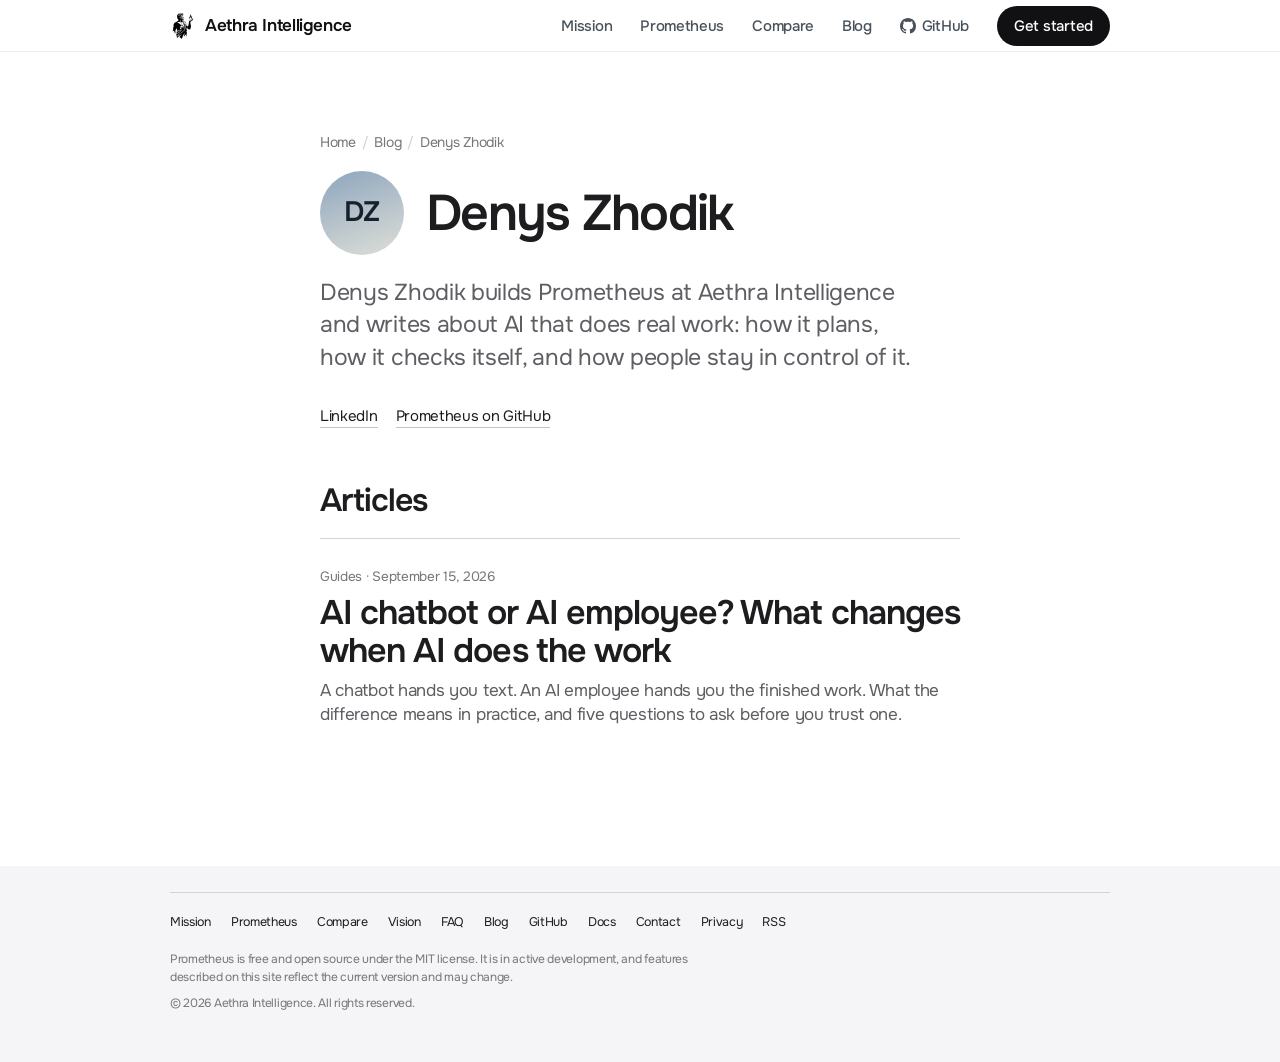
<file: authors/denys-zhodik/index.html>
<!DOCTYPE html>
<html lang="en">
<!--
  AUTHOR PAGE. The single place where this author's details live.
  To add an author, copy this folder to /authors/<name-surname>/ and change
  everything below. Articles link here by URL and by the JSON-LD "@id".
-->
<head>
<meta charset="utf-8">
<meta name="viewport" content="width=device-width, initial-scale=1">
<title>Denys Zhodik — Author | Aethra Intelligence</title>
<meta name="description" content="Denys Zhodik builds Prometheus at Aethra Intelligence and writes about AI that does real work: how it plans, how it checks itself, and how people stay in control of it.">
<link rel="canonical" href="https://aethraintelligence.com/authors/denys-zhodik/">
<meta name="robots" content="index, follow, max-image-preview:large, max-snippet:-1">
<meta name="theme-color" content="#ffffff">

<meta property="og:type" content="profile">
<meta property="og:site_name" content="Aethra Intelligence">
<meta property="og:url" content="https://aethraintelligence.com/authors/denys-zhodik/">
<meta property="og:title" content="Denys Zhodik">
<meta property="og:description" content="Denys Zhodik builds Prometheus at Aethra Intelligence and writes about AI that does real work: how it plans, how it checks itself, and how people stay in control of it.">
<meta property="og:image" content="https://aethraintelligence.com/assets/img/og-default.png">
<meta property="profile:first_name" content="Denys">
<meta property="profile:last_name" content="Zhodik">
<meta name="twitter:card" content="summary_large_image">

<link rel="icon" href="../../favicon.svg" type="image/svg+xml">
<link rel="icon" href="../../favicon-32.png" sizes="32x32" type="image/png">
<link rel="apple-touch-icon" href="../../apple-touch-icon.png">
<link rel="manifest" href="../../site.webmanifest">
<link rel="alternate" type="application/rss+xml" title="Aethra Intelligence Blog" href="../../feed.xml">
<link rel="preload" href="../../assets/fonts/onest-latin-wght-normal.woff2" as="font" type="font/woff2" crossorigin>
<link rel="stylesheet" href="../../assets/css/site.css">

<script type="application/ld+json">
{
  "@context": "https://schema.org",
  "@type": "ProfilePage",
  "url": "https://aethraintelligence.com/authors/denys-zhodik/",
  "mainEntity": {
    "@type": "Person",
    "@id": "https://aethraintelligence.com/authors/denys-zhodik/#person",
    "name": "Denys Zhodik",
    "url": "https://aethraintelligence.com/authors/denys-zhodik/",
    "description": "Denys Zhodik builds Prometheus at Aethra Intelligence and writes about AI that does real work: how it plans, how it checks itself, and how people stay in control of it.",
    "worksFor": { "@type": "Organization", "@id": "https://aethraintelligence.com/#organization", "name": "Aethra Intelligence" },
    "knowsAbout": ["AI agents", "AI employees", "Local AI", "Prometheus"],
    "sameAs": ["https://www.linkedin.com/in/denyszhodik/"]
  }
}
</script>
</head>
<body>
<a class="skip" href="#main">Skip to content</a>

<header class="top">
  <div class="w">
    <a class="brand" href="../../" aria-label="Aethra Intelligence home">
      <img class="brand-mark on-light" src="../../assets/brand/logo.svg" alt="" width="26" height="26"><img class="brand-mark on-dark" src="../../assets/brand/logo-white.svg" alt="" width="26" height="26">
      Aethra Intelligence
    </a>
    <nav class="desknav" aria-label="Main">
      <a href="../../#mission">Mission</a>
      <a href="../../#prometheus">Prometheus</a>
      <a href="../../#compare">Compare</a>
      <a href="../../blog/">Blog</a>
      <a class="gh" href="https://github.com/AethraIntelligence/Prometheus" rel="noopener" target="_blank">
        <svg viewBox="0 0 16 16" aria-hidden="true"><path fill="currentColor" d="M8 0C3.58 0 0 3.58 0 8c0 3.54 2.29 6.53 5.47 7.59.4.07.55-.17.55-.38 0-.19-.01-.82-.01-1.49-2.01.37-2.53-.49-2.69-.94-.09-.23-.48-.94-.82-1.13-.28-.15-.68-.52-.01-.53.63-.01 1.08.58 1.23.82.72 1.21 1.87.87 2.33.66.07-.52.28-.87.51-1.07-1.78-.2-3.64-.89-3.64-3.95 0-.87.31-1.59.82-2.15-.08-.2-.36-1.02.08-2.12 0 0 .67-.21 2.2.82.64-.18 1.32-.27 2-.27.68 0 1.36.09 2 .27 1.53-1.04 2.2-.82 2.2-.82.44 1.1.16 1.92.08 2.12.51.56.82 1.27.82 2.15 0 3.07-1.87 3.75-3.65 3.95.29.25.54.73.54 1.48 0 1.07-.01 1.93-.01 2.2 0 .21.15.46.55.38A8.013 8.013 0 0016 8c0-4.42-3.58-8-8-8z"/></svg>
        GitHub
      </a>
      <a class="pill pill-sm pill-ink" href="../../#install">Get started</a>
    </nav>
    <button class="burger" id="burger" type="button" aria-expanded="false" aria-controls="menu">Menu</button>
  </div>
</header>

<nav class="menu" id="menu" aria-label="Menu" aria-hidden="true">
  <div class="menu-in">
    <a href="../../#mission">Mission</a>
    <a href="../../#prometheus">Prometheus</a>
    <a href="../../#compare">Compare</a>
    <a href="../../#install">Install</a>
    <a href="../../#faq">FAQ</a>
    <a href="../../blog/">Blog</a>
    <a class="gh" href="https://github.com/AethraIntelligence/Prometheus" rel="noopener" target="_blank">
      <svg viewBox="0 0 16 16" aria-hidden="true"><path fill="currentColor" d="M8 0C3.58 0 0 3.58 0 8c0 3.54 2.29 6.53 5.47 7.59.4.07.55-.17.55-.38 0-.19-.01-.82-.01-1.49-2.01.37-2.53-.49-2.69-.94-.09-.23-.48-.94-.82-1.13-.28-.15-.68-.52-.01-.53.63-.01 1.08.58 1.23.82.72 1.21 1.87.87 2.33.66.07-.52.28-.87.51-1.07-1.78-.2-3.64-.89-3.64-3.95 0-.87.31-1.59.82-2.15-.08-.2-.36-1.02.08-2.12 0 0 .67-.21 2.2.82.64-.18 1.32-.27 2-.27.68 0 1.36.09 2 .27 1.53-1.04 2.2-.82 2.2-.82.44 1.1.16 1.92.08 2.12.51.56.82 1.27.82 2.15 0 3.07-1.87 3.75-3.65 3.95.29.25.54.73.54 1.48 0 1.07-.01 1.93-.01 2.2 0 .21.15.46.55.38A8.013 8.013 0 0016 8c0-4.42-3.58-8-8-8z"/></svg>
      GitHub
    </a>
    <div class="m-cta"><a class="pill pill-ink" href="../../#install">Get started</a></div>
  </div>
</nav>

<main id="main" class="page">
  <div class="w article">
    <nav class="crumbs" aria-label="Breadcrumb">
      <ol>
        <li><a href="../../">Home</a></li>
        <li><a href="../../blog/">Blog</a></li>
        <li aria-current="page">Denys Zhodik</li>
      </ol>
    </nav>

    <div class="author-head">
      <!-- Photo: replace the span with <img class="avatar" src="../../assets/img/authors/denys-zhodik.webp" width="84" height="84" alt="Denys Zhodik"> -->
      <span class="avatar" aria-hidden="true">DZ</span>
      <h1 class="page-title">Denys Zhodik</h1>
    </div>
    <p class="lede">Denys Zhodik builds Prometheus at Aethra Intelligence and writes about AI that does real work: how it plans, how it checks itself, and how people stay in control of it.</p>
    <p class="author-links">
      <a href="https://www.linkedin.com/in/denyszhodik/" rel="noopener me" target="_blank">LinkedIn</a>
      <a href="https://github.com/AethraIntelligence/Prometheus" rel="noopener" target="_blank">Prometheus on GitHub</a>
    </p>

    <h2 style="font-size:clamp(24px,5vw,32px);margin:56px 0 0">Articles</h2>
    <!-- NEW ARTICLE by this author: add an <li> at the TOP. -->
    <ol class="post-list" style="margin-top:20px">
      <li>
        <a href="../../blog/ai-chatbot-vs-ai-employee/">
          <p class="meta">Guides · <time datetime="2026-09-15">September 15, 2026</time></p>
          <h2>AI chatbot or AI employee? What changes when AI does the work</h2>
          <p>A chatbot hands you text. An AI employee hands you the finished work. What the difference means in practice, and five questions to ask before you trust one.</p>
        </a>
      </li>
    </ol>

    <!--
      AUTHOR CARD for articles by this author. Paste it into an article between the end of the article text and the "post-cta" block.
      <aside class="author-card" aria-label="About the author">
        <span class="avatar" aria-hidden="true">DZ</span>
        <div>
          <p class="who">Written by</p>
          <h2><a href="../../authors/denys-zhodik/">Denys Zhodik</a></h2>
          <p>Denys Zhodik builds Prometheus at Aethra Intelligence and writes about AI that does real work: how it plans, how it checks itself, and how people stay in control of it.</p>
          <p class="author-links"><a href="https://www.linkedin.com/in/denyszhodik/" rel="noopener" target="_blank">LinkedIn</a></p>
        </div>
      </aside>
    -->
  </div>
</main>

<footer>
  <div class="w">
    <div class="rule">
      <nav class="fnav" aria-label="Footer">
        <a href="../../#mission">Mission</a>
        <a href="../../#prometheus">Prometheus</a>
        <a href="../../#compare">Compare</a>
        <a href="../../#vision">Vision</a>
        <a href="../../#faq">FAQ</a>
        <a href="../../blog/">Blog</a>
        <a href="https://github.com/AethraIntelligence/Prometheus" rel="noopener" target="_blank">GitHub</a>
        <a href="https://aethraintelligence.com/Prometheus/" rel="noopener" target="_blank">Docs</a>
        <a href="mailto:support@aethraintelligence.com">Contact</a>
        <a href="../../privacy/">Privacy</a>
        <a href="../../feed.xml">RSS</a>
      </nav>
      <p>Prometheus is free and open source under the MIT license. It is in active development, and features described on this site reflect the current version and may change.</p>
      <p>© 2026 Aethra Intelligence. All rights reserved.</p>
    </div>
  </div>
</footer>

<script src="../../assets/js/site.js" defer></script>
</body>
</html>
</file>
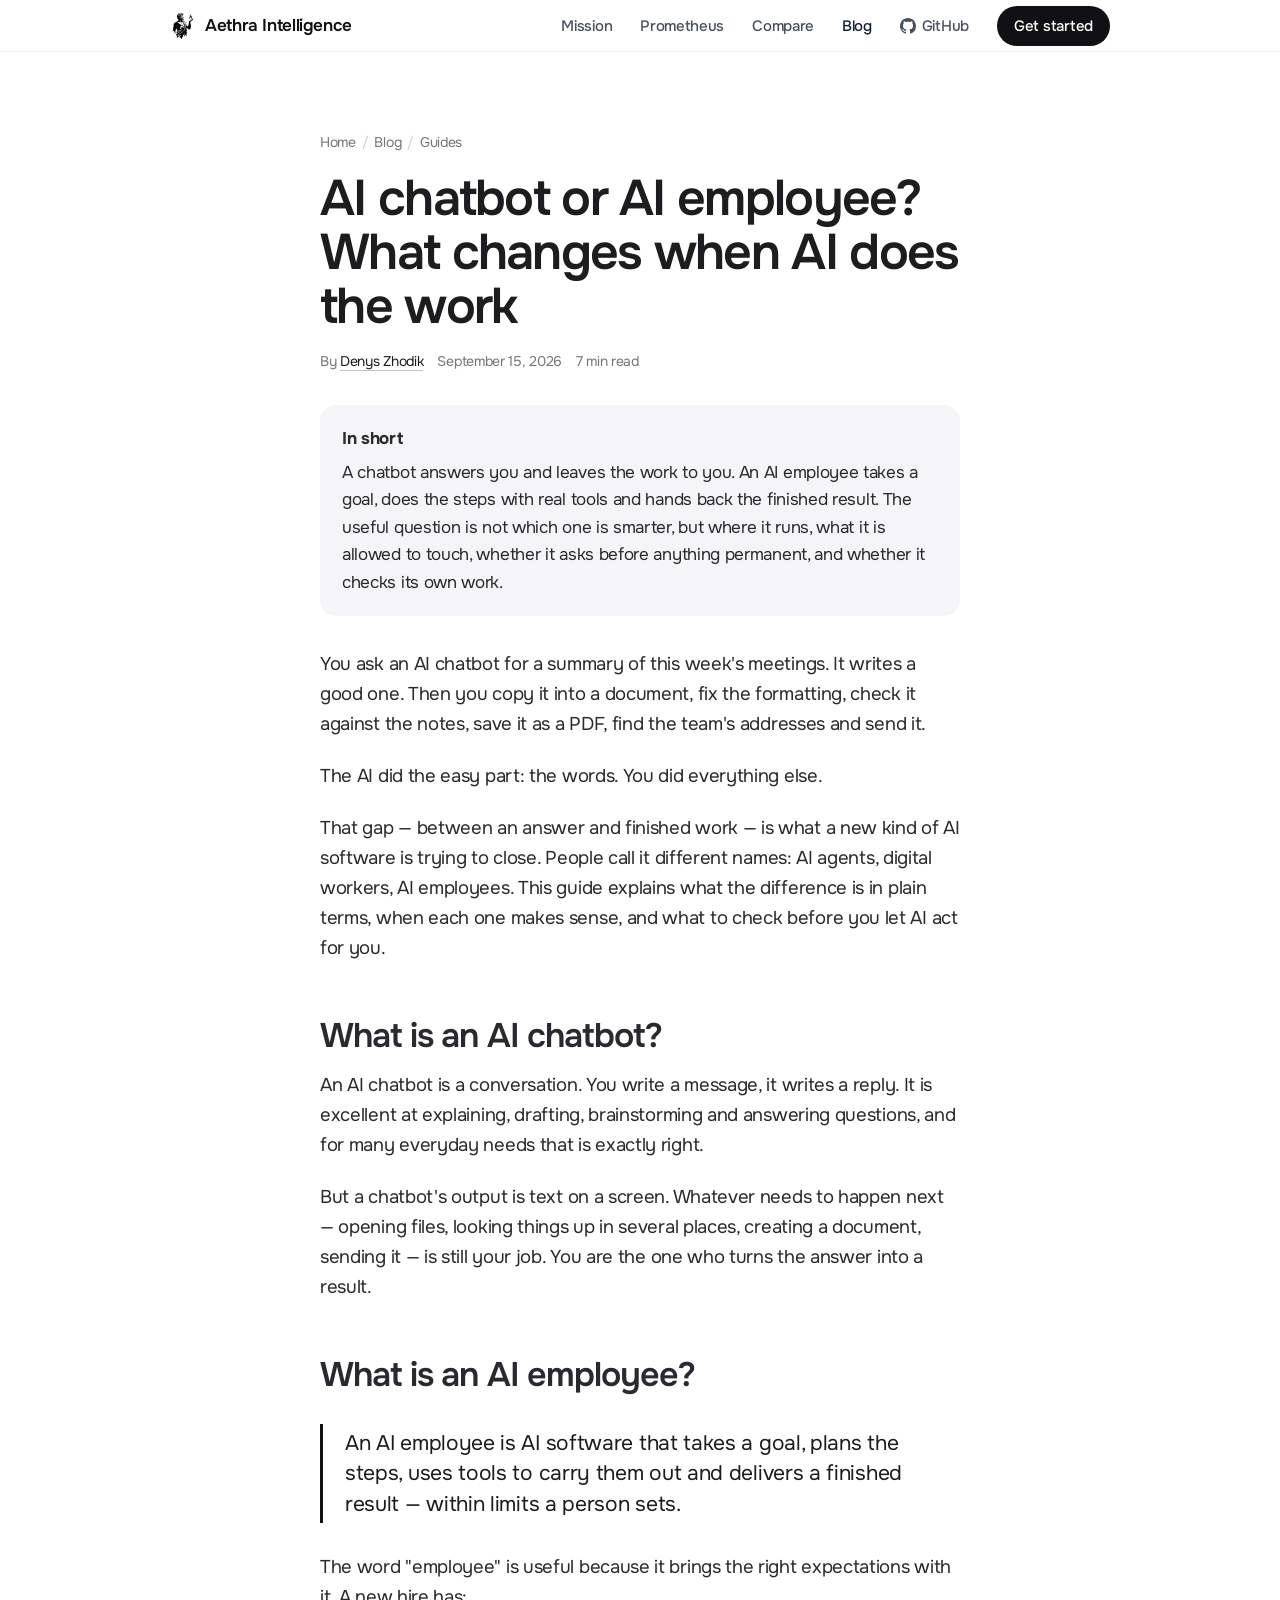
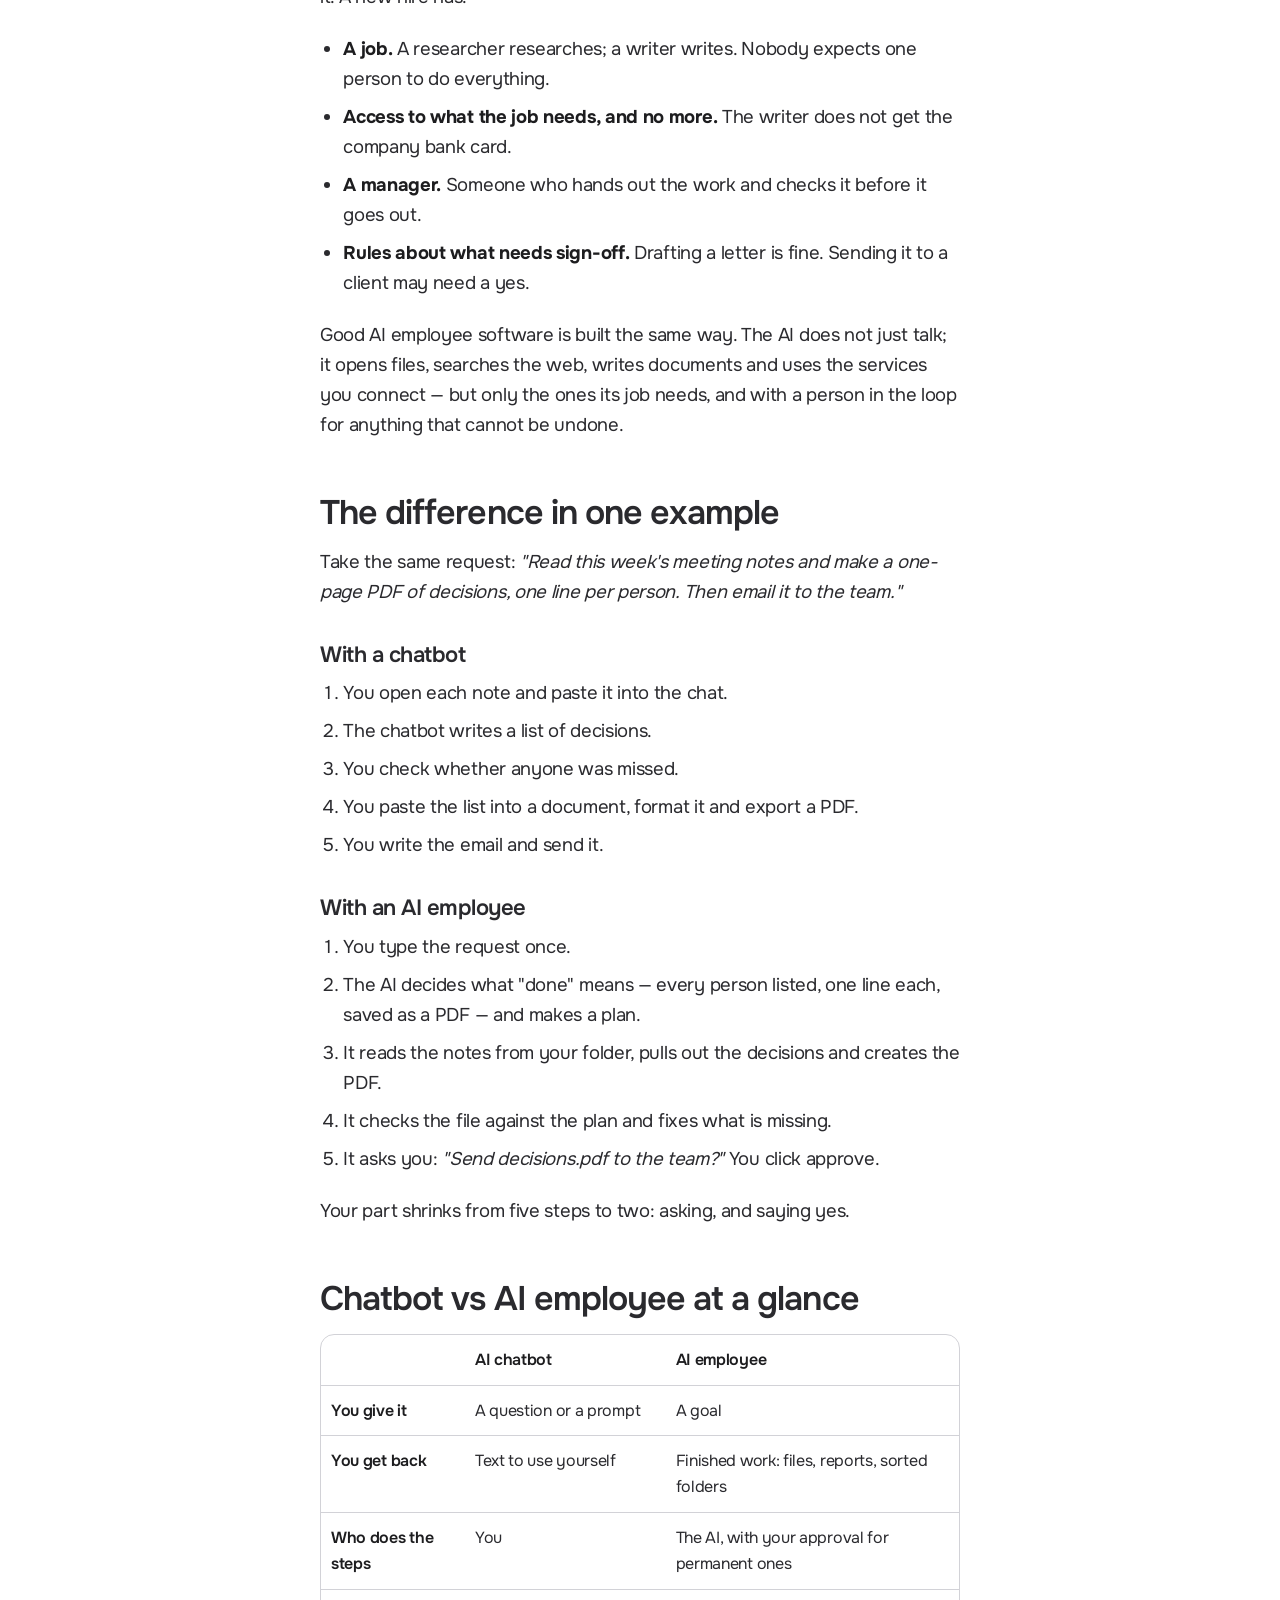
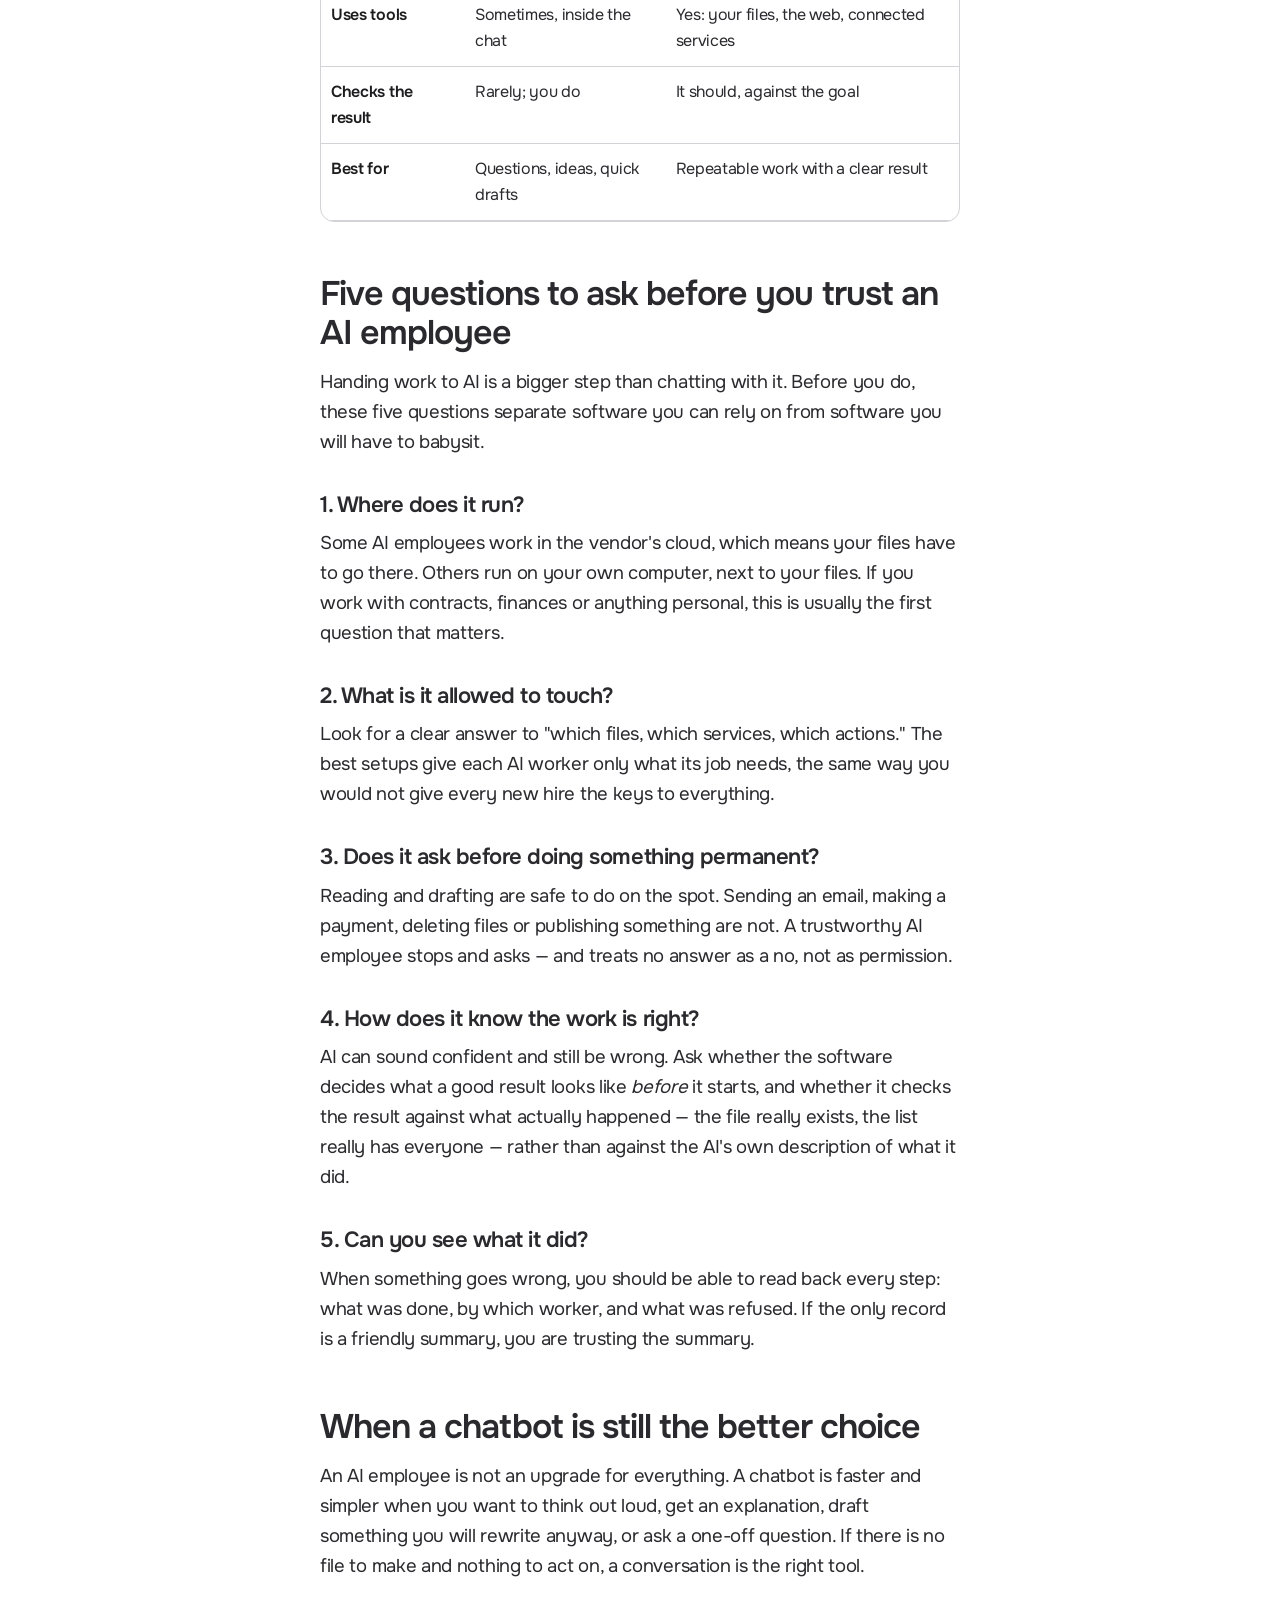
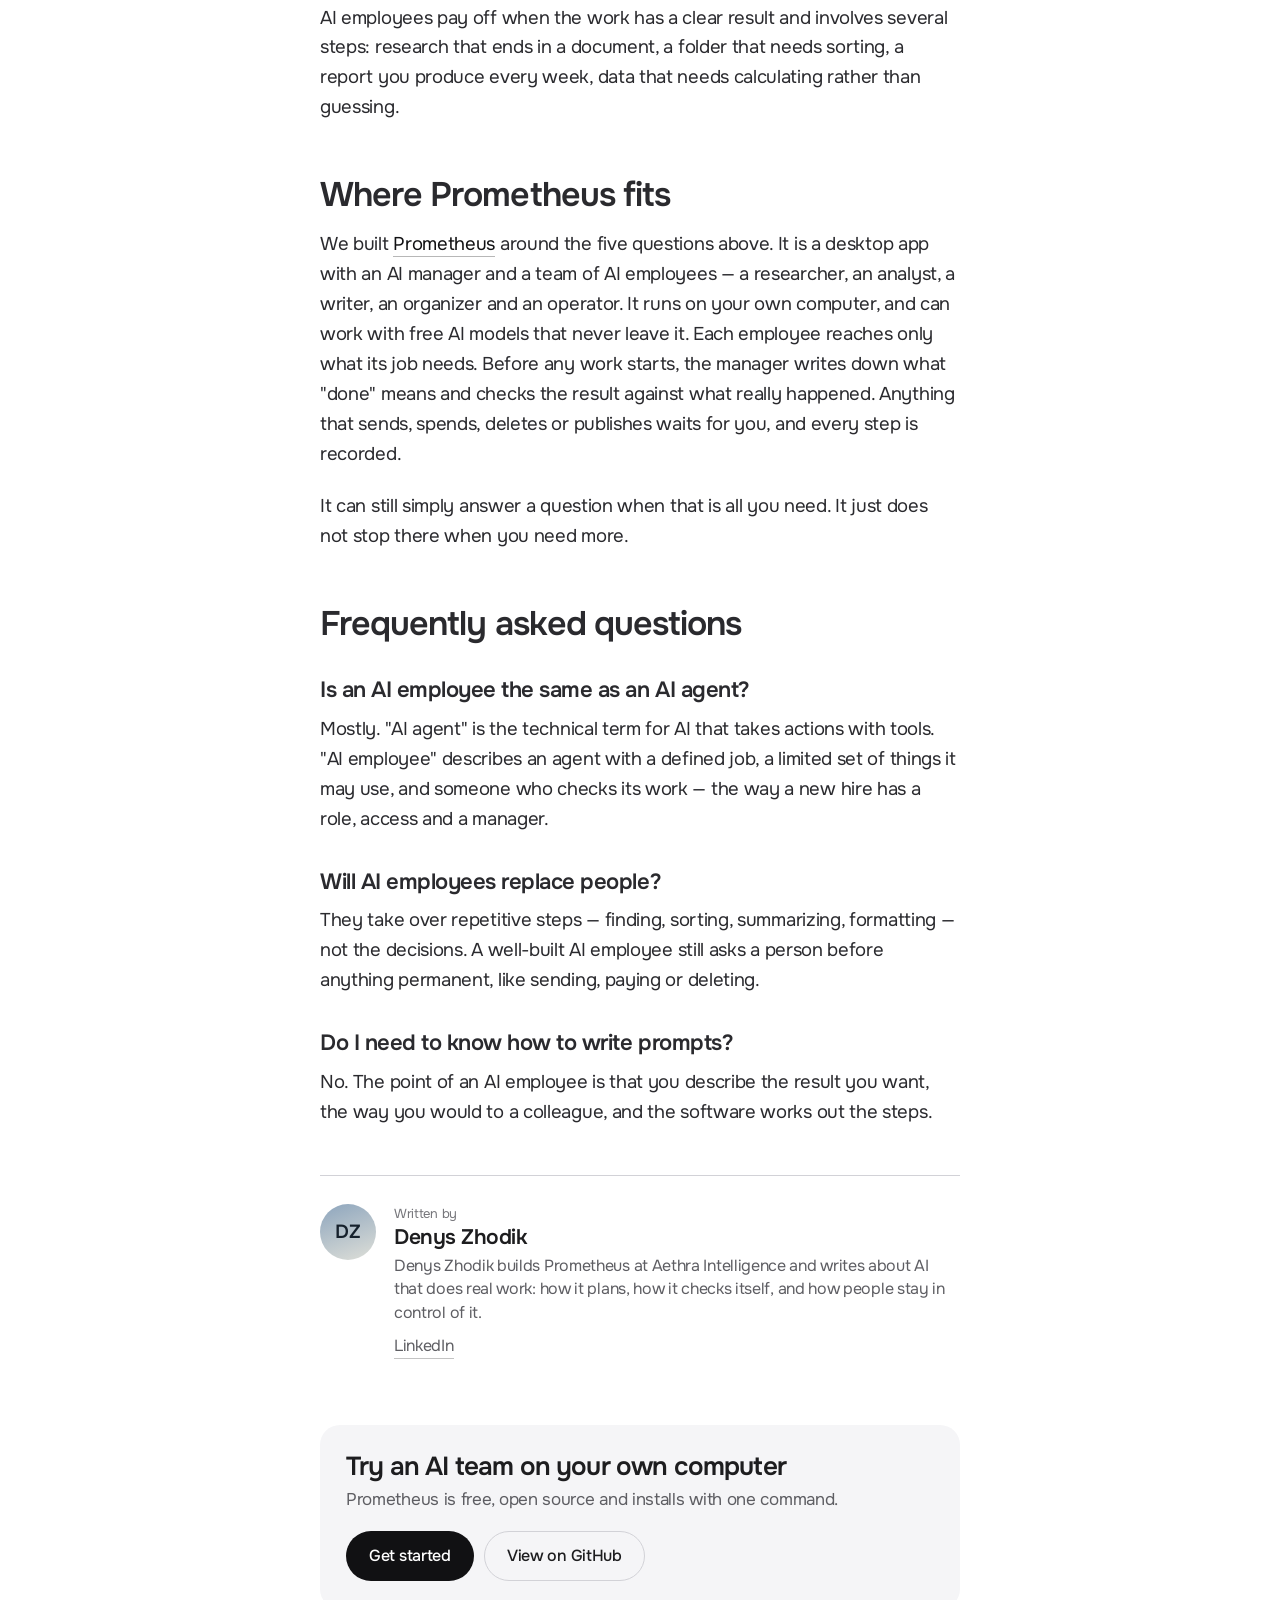
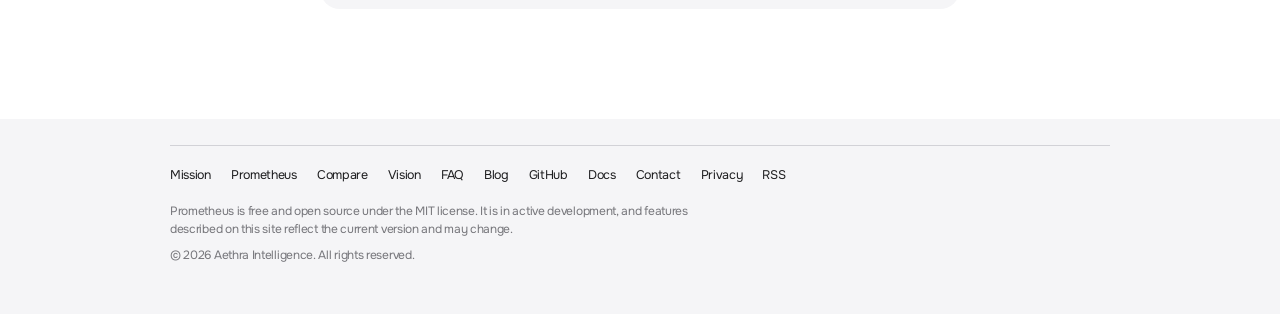
<file: blog/ai-chatbot-vs-ai-employee/index.html>
<!DOCTYPE html>
<html lang="en">
<head>
<meta charset="utf-8">
<meta name="viewport" content="width=device-width, initial-scale=1">
<title>AI Chatbot vs AI Employee: What's the Difference? | Aethra Intelligence</title>
<meta name="description" content="A chatbot hands you text. An AI employee hands you the finished work. What the difference means in practice, and five questions to ask before you trust one.">
<link rel="canonical" href="https://aethraintelligence.com/blog/ai-chatbot-vs-ai-employee/">
<meta name="robots" content="index, follow, max-image-preview:large, max-snippet:-1">
<meta name="author" content="Denys Zhodik">
<meta name="theme-color" content="#ffffff">

<meta property="og:type" content="article">
<meta property="og:site_name" content="Aethra Intelligence">
<meta property="og:locale" content="en_US">
<meta property="og:url" content="https://aethraintelligence.com/blog/ai-chatbot-vs-ai-employee/">
<meta property="og:title" content="AI chatbot or AI employee? What changes when AI does the work">
<meta property="og:description" content="A chatbot hands you text. An AI employee hands you the finished work. Here is the difference, and five questions to ask before you trust one.">
<meta property="og:image" content="https://aethraintelligence.com/assets/img/og-default.png">
<meta property="og:image:width" content="1200">
<meta property="og:image:height" content="630">
<meta property="article:published_time" content="2026-09-15T09:00:00Z">
<meta property="article:modified_time" content="2026-09-15T09:00:00Z">
<meta property="article:section" content="Guides">
<meta name="twitter:card" content="summary_large_image">
<meta name="twitter:title" content="AI chatbot or AI employee? What changes when AI does the work">
<meta name="twitter:description" content="A chatbot hands you text. An AI employee hands you the finished work. Here is the difference, and five questions to ask before you trust one.">
<meta name="twitter:image" content="https://aethraintelligence.com/assets/img/og-default.png">

<link rel="icon" href="../../favicon.svg" type="image/svg+xml">
<link rel="icon" href="../../favicon-32.png" sizes="32x32" type="image/png">
<link rel="apple-touch-icon" href="../../apple-touch-icon.png">
<link rel="manifest" href="../../site.webmanifest">
<link rel="alternate" type="application/rss+xml" title="Aethra Intelligence Blog" href="../../feed.xml">
<link rel="preload" href="../../assets/fonts/onest-latin-wght-normal.woff2" as="font" type="font/woff2" crossorigin>
<link rel="stylesheet" href="../../assets/css/site.css">

<script type="application/ld+json">
{
  "@context": "https://schema.org",
  "@graph": [
    {
      "@type": "BlogPosting",
      "@id": "https://aethraintelligence.com/blog/ai-chatbot-vs-ai-employee/#article",
      "headline": "AI chatbot or AI employee? What changes when AI does the work",
      "description": "A chatbot hands you text. An AI employee hands you the finished work. What the difference means in practice, and five questions to ask before you trust one.",
      "image": "https://aethraintelligence.com/assets/img/og-default.png",
      "datePublished": "2026-09-15T09:00:00Z",
      "dateModified": "2026-09-15T09:00:00Z",
      "inLanguage": "en",
      "articleSection": "Guides",
      "keywords": ["AI employee", "AI chatbot", "AI agent", "digital employee", "AI assistant for work", "local AI"],
      "mainEntityOfPage": "https://aethraintelligence.com/blog/ai-chatbot-vs-ai-employee/",
      "author": { "@type": "Person", "@id": "https://aethraintelligence.com/authors/denys-zhodik/#person", "name": "Denys Zhodik", "url": "https://aethraintelligence.com/authors/denys-zhodik/" },
      "publisher": {
        "@type": "Organization",
        "@id": "https://aethraintelligence.com/#organization",
        "name": "Aethra Intelligence",
        "logo": { "@type": "ImageObject", "url": "https://aethraintelligence.com/assets/img/logo-512.png" }
      }
    },
    {
      "@type": "BreadcrumbList",
      "itemListElement": [
        { "@type": "ListItem", "position": 1, "name": "Home", "item": "https://aethraintelligence.com/" },
        { "@type": "ListItem", "position": 2, "name": "Blog", "item": "https://aethraintelligence.com/blog/" },
        { "@type": "ListItem", "position": 3, "name": "AI chatbot or AI employee?" }
      ]
    },
    {
      "@type": "FAQPage",
      "mainEntity": [
        {
          "@type": "Question",
          "name": "What is an AI employee?",
          "acceptedAnswer": { "@type": "Answer", "text": "An AI employee is AI software that takes a goal, plans the steps, uses tools to carry them out and delivers a finished result, within limits a person sets. Where a chatbot gives you text, an AI employee gives you the work itself: the file, the sorted folder, the report." }
        },
        {
          "@type": "Question",
          "name": "Is an AI employee the same as an AI agent?",
          "acceptedAnswer": { "@type": "Answer", "text": "Mostly. \"AI agent\" is the technical term for AI that takes actions with tools. \"AI employee\" describes an agent with a defined job, a limited set of things it may use, and someone who checks its work — the way a new hire has a role, access and a manager." }
        },
        {
          "@type": "Question",
          "name": "Will AI employees replace people?",
          "acceptedAnswer": { "@type": "Answer", "text": "They take over repetitive steps — finding, sorting, summarizing, formatting — not the decisions. A well-built AI employee still asks a person before anything permanent, like sending, paying or deleting." }
        }
      ]
    }
  ]
}
</script>
</head>
<body>
<a class="skip" href="#main">Skip to content</a>

<header class="top">
  <div class="w">
    <a class="brand" href="../../" aria-label="Aethra Intelligence home">
      <img class="brand-mark on-light" src="../../assets/brand/logo.svg" alt="" width="26" height="26"><img class="brand-mark on-dark" src="../../assets/brand/logo-white.svg" alt="" width="26" height="26">
      Aethra Intelligence
    </a>
    <nav class="desknav" aria-label="Main">
      <a href="../../#mission">Mission</a>
      <a href="../../#prometheus">Prometheus</a>
      <a href="../../#compare">Compare</a>
      <a href="../../blog/" aria-current="page">Blog</a>
      <a class="gh" href="https://github.com/AethraIntelligence/Prometheus" rel="noopener" target="_blank">
        <svg viewBox="0 0 16 16" aria-hidden="true"><path fill="currentColor" d="M8 0C3.58 0 0 3.58 0 8c0 3.54 2.29 6.53 5.47 7.59.4.07.55-.17.55-.38 0-.19-.01-.82-.01-1.49-2.01.37-2.53-.49-2.69-.94-.09-.23-.48-.94-.82-1.13-.28-.15-.68-.52-.01-.53.63-.01 1.08.58 1.23.82.72 1.21 1.87.87 2.33.66.07-.52.28-.87.51-1.07-1.78-.2-3.64-.89-3.64-3.95 0-.87.31-1.59.82-2.15-.08-.2-.36-1.02.08-2.12 0 0 .67-.21 2.2.82.64-.18 1.32-.27 2-.27.68 0 1.36.09 2 .27 1.53-1.04 2.2-.82 2.2-.82.44 1.1.16 1.92.08 2.12.51.56.82 1.27.82 2.15 0 3.07-1.87 3.75-3.65 3.95.29.25.54.73.54 1.48 0 1.07-.01 1.93-.01 2.2 0 .21.15.46.55.38A8.013 8.013 0 0016 8c0-4.42-3.58-8-8-8z"/></svg>
        GitHub
      </a>
      <a class="pill pill-sm pill-ink" href="../../#install">Get started</a>
    </nav>
    <button class="burger" id="burger" type="button" aria-expanded="false" aria-controls="menu">Menu</button>
  </div>
</header>

<nav class="menu" id="menu" aria-label="Menu" aria-hidden="true">
  <div class="menu-in">
    <a href="../../#mission">Mission</a>
    <a href="../../#prometheus">Prometheus</a>
    <a href="../../#compare">Compare</a>
    <a href="../../#install">Install</a>
    <a href="../../#faq">FAQ</a>
    <a href="../../blog/">Blog</a>
    <a class="gh" href="https://github.com/AethraIntelligence/Prometheus" rel="noopener" target="_blank">
      <svg viewBox="0 0 16 16" aria-hidden="true"><path fill="currentColor" d="M8 0C3.58 0 0 3.58 0 8c0 3.54 2.29 6.53 5.47 7.59.4.07.55-.17.55-.38 0-.19-.01-.82-.01-1.49-2.01.37-2.53-.49-2.69-.94-.09-.23-.48-.94-.82-1.13-.28-.15-.68-.52-.01-.53.63-.01 1.08.58 1.23.82.72 1.21 1.87.87 2.33.66.07-.52.28-.87.51-1.07-1.78-.2-3.64-.89-3.64-3.95 0-.87.31-1.59.82-2.15-.08-.2-.36-1.02.08-2.12 0 0 .67-.21 2.2.82.64-.18 1.32-.27 2-.27.68 0 1.36.09 2 .27 1.53-1.04 2.2-.82 2.2-.82.44 1.1.16 1.92.08 2.12.51.56.82 1.27.82 2.15 0 3.07-1.87 3.75-3.65 3.95.29.25.54.73.54 1.48 0 1.07-.01 1.93-.01 2.2 0 .21.15.46.55.38A8.013 8.013 0 0016 8c0-4.42-3.58-8-8-8z"/></svg>
      GitHub
    </a>
    <div class="m-cta"><a class="pill pill-ink" href="../../#install">Get started</a></div>
  </div>
</nav>

<main id="main" class="page">
  <article class="w article">
    <nav class="crumbs" aria-label="Breadcrumb">
      <ol>
        <li><a href="../../">Home</a></li>
        <li><a href="../../blog/">Blog</a></li>
        <li aria-current="page">Guides</li>
      </ol>
    </nav>

    <h1 class="page-title">AI chatbot or AI employee? What changes when AI does the work</h1>
    <p class="meta">
      <span class="byline">By <a href="../../authors/denys-zhodik/" rel="author">Denys Zhodik</a></span>
      <time datetime="2026-09-15">September 15, 2026</time>
      <span>7 min read</span>
    </p>

    <div class="prose">
      <div class="tldr">
        <p><b>In short</b>A chatbot answers you and leaves the work to you. An AI employee takes a goal, does the steps with real tools and hands back the finished result. The useful question is not which one is smarter, but where it runs, what it is allowed to touch, whether it asks before anything permanent, and whether it checks its own work.</p>
      </div>

      <p>You ask an AI chatbot for a summary of this week's meetings. It writes a good one. Then you copy it into a document, fix the formatting, check it against the notes, save it as a PDF, find the team's addresses and send it.</p>
      <p>The AI did the easy part: the words. You did everything else.</p>
      <p>That gap — between an answer and finished work — is what a new kind of AI software is trying to close. People call it different names: AI agents, digital workers, AI employees. This guide explains what the difference is in plain terms, when each one makes sense, and what to check before you let AI act for you.</p>

      <h2>What is an AI chatbot?</h2>
      <p>An AI chatbot is a conversation. You write a message, it writes a reply. It is excellent at explaining, drafting, brainstorming and answering questions, and for many everyday needs that is exactly right.</p>
      <p>But a chatbot's output is text on a screen. Whatever needs to happen next — opening files, looking things up in several places, creating a document, sending it — is still your job. You are the one who turns the answer into a result.</p>

      <h2>What is an AI employee?</h2>
      <blockquote>An AI employee is AI software that takes a goal, plans the steps, uses tools to carry them out and delivers a finished result — within limits a person sets.</blockquote>
      <p>The word "employee" is useful because it brings the right expectations with it. A new hire has:</p>
      <ul>
        <li><strong>A job.</strong> A researcher researches; a writer writes. Nobody expects one person to do everything.</li>
        <li><strong>Access to what the job needs, and no more.</strong> The writer does not get the company bank card.</li>
        <li><strong>A manager.</strong> Someone who hands out the work and checks it before it goes out.</li>
        <li><strong>Rules about what needs sign-off.</strong> Drafting a letter is fine. Sending it to a client may need a yes.</li>
      </ul>
      <p>Good AI employee software is built the same way. The AI does not just talk; it opens files, searches the web, writes documents and uses the services you connect — but only the ones its job needs, and with a person in the loop for anything that cannot be undone.</p>

      <h2>The difference in one example</h2>
      <p>Take the same request: <em>"Read this week's meeting notes and make a one-page PDF of decisions, one line per person. Then email it to the team."</em></p>
      <h3>With a chatbot</h3>
      <ol>
        <li>You open each note and paste it into the chat.</li>
        <li>The chatbot writes a list of decisions.</li>
        <li>You check whether anyone was missed.</li>
        <li>You paste the list into a document, format it and export a PDF.</li>
        <li>You write the email and send it.</li>
      </ol>
      <h3>With an AI employee</h3>
      <ol>
        <li>You type the request once.</li>
        <li>The AI decides what "done" means — every person listed, one line each, saved as a PDF — and makes a plan.</li>
        <li>It reads the notes from your folder, pulls out the decisions and creates the PDF.</li>
        <li>It checks the file against the plan and fixes what is missing.</li>
        <li>It asks you: <em>"Send decisions.pdf to the team?"</em> You click approve.</li>
      </ol>
      <p>Your part shrinks from five steps to two: asking, and saying yes.</p>

      <h2>Chatbot vs AI employee at a glance</h2>
      <div class="table-wrap">
        <table>
          <thead>
            <tr><th scope="col"></th><th scope="col">AI chatbot</th><th scope="col">AI employee</th></tr>
          </thead>
          <tbody>
            <tr><th scope="row">You give it</th><td>A question or a prompt</td><td>A goal</td></tr>
            <tr><th scope="row">You get back</th><td>Text to use yourself</td><td>Finished work: files, reports, sorted folders</td></tr>
            <tr><th scope="row">Who does the steps</th><td>You</td><td>The AI, with your approval for permanent ones</td></tr>
            <tr><th scope="row">Uses tools</th><td>Sometimes, inside the chat</td><td>Yes: your files, the web, connected services</td></tr>
            <tr><th scope="row">Checks the result</th><td>Rarely; you do</td><td>It should, against the goal</td></tr>
            <tr><th scope="row">Best for</th><td>Questions, ideas, quick drafts</td><td>Repeatable work with a clear result</td></tr>
          </tbody>
        </table>
      </div>

      <h2>Five questions to ask before you trust an AI employee</h2>
      <p>Handing work to AI is a bigger step than chatting with it. Before you do, these five questions separate software you can rely on from software you will have to babysit.</p>

      <h3>1. Where does it run?</h3>
      <p>Some AI employees work in the vendor's cloud, which means your files have to go there. Others run on your own computer, next to your files. If you work with contracts, finances or anything personal, this is usually the first question that matters.</p>

      <h3>2. What is it allowed to touch?</h3>
      <p>Look for a clear answer to "which files, which services, which actions." The best setups give each AI worker only what its job needs, the same way you would not give every new hire the keys to everything.</p>

      <h3>3. Does it ask before doing something permanent?</h3>
      <p>Reading and drafting are safe to do on the spot. Sending an email, making a payment, deleting files or publishing something are not. A trustworthy AI employee stops and asks — and treats no answer as a no, not as permission.</p>

      <h3>4. How does it know the work is right?</h3>
      <p>AI can sound confident and still be wrong. Ask whether the software decides what a good result looks like <em>before</em> it starts, and whether it checks the result against what actually happened — the file really exists, the list really has everyone — rather than against the AI's own description of what it did.</p>

      <h3>5. Can you see what it did?</h3>
      <p>When something goes wrong, you should be able to read back every step: what was done, by which worker, and what was refused. If the only record is a friendly summary, you are trusting the summary.</p>

      <h2>When a chatbot is still the better choice</h2>
      <p>An AI employee is not an upgrade for everything. A chatbot is faster and simpler when you want to think out loud, get an explanation, draft something you will rewrite anyway, or ask a one-off question. If there is no file to make and nothing to act on, a conversation is the right tool.</p>
      <p>AI employees pay off when the work has a clear result and involves several steps: research that ends in a document, a folder that needs sorting, a report you produce every week, data that needs calculating rather than guessing.</p>

      <h2>Where Prometheus fits</h2>
      <p>We built <a href="../../#prometheus">Prometheus</a> around the five questions above. It is a desktop app with an AI manager and a team of AI employees — a researcher, an analyst, a writer, an organizer and an operator. It runs on your own computer, and can work with free AI models that never leave it. Each employee reaches only what its job needs. Before any work starts, the manager writes down what "done" means and checks the result against what really happened. Anything that sends, spends, deletes or publishes waits for you, and every step is recorded.</p>
      <p>It can still simply answer a question when that is all you need. It just does not stop there when you need more.</p>

      <h2>Frequently asked questions</h2>
      <h3>Is an AI employee the same as an AI agent?</h3>
      <p>Mostly. "AI agent" is the technical term for AI that takes actions with tools. "AI employee" describes an agent with a defined job, a limited set of things it may use, and someone who checks its work — the way a new hire has a role, access and a manager.</p>
      <h3>Will AI employees replace people?</h3>
      <p>They take over repetitive steps — finding, sorting, summarizing, formatting — not the decisions. A well-built AI employee still asks a person before anything permanent, like sending, paying or deleting.</p>
      <h3>Do I need to know how to write prompts?</h3>
      <p>No. The point of an AI employee is that you describe the result you want, the way you would to a colleague, and the software works out the steps.</p>
    </div>

    <aside class="author-card" aria-label="About the author">
      <span class="avatar" aria-hidden="true">DZ</span>
      <div>
        <p class="who">Written by</p>
        <h2><a href="../../authors/denys-zhodik/">Denys Zhodik</a></h2>
        <p>Denys Zhodik builds Prometheus at Aethra Intelligence and writes about AI that does real work: how it plans, how it checks itself, and how people stay in control of it.</p>
        <p class="author-links"><a href="https://www.linkedin.com/in/denyszhodik/" rel="noopener" target="_blank">LinkedIn</a></p>
      </div>
    </aside>

    <aside class="post-cta" aria-labelledby="cta-title">
      <h2 id="cta-title">Try an AI team on your own computer</h2>
      <p>Prometheus is free, open source and installs with one command.</p>
      <div class="btns-c" style="justify-content:flex-start">
        <a class="pill pill-ink" href="../../#install">Get started</a>
        <a class="pill pill-line" href="https://github.com/AethraIntelligence/Prometheus" rel="noopener" target="_blank">View on GitHub</a>
      </div>
    </aside>
  </article>
</main>

<footer>
  <div class="w">
    <div class="rule">
      <nav class="fnav" aria-label="Footer">
        <a href="../../#mission">Mission</a>
        <a href="../../#prometheus">Prometheus</a>
        <a href="../../#compare">Compare</a>
        <a href="../../#vision">Vision</a>
        <a href="../../#faq">FAQ</a>
        <a href="../../blog/">Blog</a>
        <a href="https://github.com/AethraIntelligence/Prometheus" rel="noopener" target="_blank">GitHub</a>
        <a href="https://aethraintelligence.com/Prometheus/" rel="noopener" target="_blank">Docs</a>
        <a href="mailto:support@aethraintelligence.com">Contact</a>
        <a href="../../privacy/">Privacy</a>
        <a href="../../feed.xml">RSS</a>
      </nav>
      <p>Prometheus is free and open source under the MIT license. It is in active development, and features described on this site reflect the current version and may change.</p>
      <p>© 2026 Aethra Intelligence. All rights reserved.</p>
    </div>
  </div>
</footer>

<script src="../../assets/js/site.js" defer></script>
</body>
</html>
</file>
<file: assets/css/site.css>
/* Aethra Intelligence — one stylesheet for every page. */

@font-face{
  font-family:"Onest";font-style:normal;font-weight:100 900;font-display:swap;
  src:url("../fonts/onest-latin-wght-normal.woff2") format("woff2");
  unicode-range:U+0000-00FF,U+0131,U+0152-0153,U+02BB-02BC,U+02C6,U+02DA,U+02DC,U+0304,U+0308,U+0329,U+2000-206F,U+20AC,U+2122,U+2191,U+2193,U+2212,U+2215,U+FEFF,U+FFFD;
}
@font-face{
  font-family:"Onest";font-style:normal;font-weight:100 900;font-display:swap;
  src:url("../fonts/onest-latin-ext-wght-normal.woff2") format("woff2");
  unicode-range:U+0100-02BA,U+02BD-02C5,U+02C7-02CC,U+02CE-02D7,U+02DD-02FF,U+1D00-1DBF,U+1E00-1E9F,U+1EF2-1EFF,U+2020,U+20A0-20AB,U+20AD-20C0,U+2113,U+2C60-2C7F,U+A720-A7FF;
}

:root{
  --ink:#111113;
  --ink-hover:#000;
  --text:#1D1D1F;
  --grey:#5E5E63;
  --grey-2:#76767B;
  --panel:#F5F5F7;
  --hair:#D2D2D7;
  --sky-ink:#16212C;
  --sky-text:#34424F;
  --ok:#2E7D4F;
  --font:"Onest", -apple-system, BlinkMacSystemFont, "Helvetica Neue", Arial, sans-serif;
  --gut:20px;
  --max:1020px;
  --bar:48px;
}
@media (min-width:744px){ :root{ --gut:40px; --bar:52px; } }

*{box-sizing:border-box;-webkit-tap-highlight-color:transparent;}
html{-webkit-text-size-adjust:100%;scroll-behavior:smooth;scroll-padding-top:calc(var(--bar) + 12px);}
body{
  margin:0;background:#fff;color:var(--text);
  font-family:var(--font);
  font-size:17px;line-height:1.47;letter-spacing:-.018em;
  -webkit-font-smoothing:antialiased;
  overflow-x:hidden;
}
body.locked{overflow:hidden;}
a{color:inherit;text-decoration:none;}
img{display:block;max-width:100%;height:auto;}
:focus-visible{outline:2.5px solid var(--ink);outline-offset:3px;border-radius:6px;}

.w{width:100%;max-width:var(--max);margin:0 auto;padding:0 var(--gut);}
.sr-only{position:absolute;width:1px;height:1px;padding:0;margin:-1px;overflow:hidden;clip:rect(0,0,0,0);white-space:nowrap;border:0;}
.skip{position:fixed;left:12px;top:-60px;z-index:100;background:var(--ink);color:#fff;padding:10px 16px;border-radius:10px;font-size:15px;}
.skip:focus{top:12px;}

/* ── header ─────────────────── */
.top{
  position:fixed;left:0;right:0;top:0;z-index:80;height:var(--bar);
  background:rgba(255,255,255,.88);
  backdrop-filter:saturate(180%) blur(20px);
  -webkit-backdrop-filter:saturate(180%) blur(20px);
  border-bottom:1px solid rgba(0,0,0,.07);
  transition:background .35s ease, border-color .35s ease;
}
/* Over the hero the bar is see-through and its type is white, like the hero's.
   A soft shadow keeps white legible where the sky turns pale. */
.top.over{background:transparent;border-bottom-color:transparent;backdrop-filter:none;-webkit-backdrop-filter:none;}
.top.over .brand,.top.over .burger,.top.over .desknav a:not(.pill){color:#fff;text-shadow:0 1px 10px rgba(30,45,62,.35);}
.top.over .desknav a:not(.pill){color:rgba(255,255,255,.92);}
.top.over .desknav a:not(.pill):hover{color:#fff;}
.top.over .gh svg{filter:drop-shadow(0 1px 6px rgba(30,45,62,.35));}
.top .w{display:flex;align-items:center;justify-content:space-between;height:var(--bar);}
.brand{display:inline-flex;align-items:center;gap:9px;font-size:16px;font-weight:600;letter-spacing:-.022em;color:var(--ink);}
.brand-mark{width:26px;height:26px;flex:none;}
.brand .on-dark{display:none;}
.top.over .brand .on-light{display:none;}
.top.over .brand .on-dark{display:block;filter:drop-shadow(0 1px 6px rgba(30,45,62,.35));}
@media (min-width:744px){.brand{font-size:17px;}}
.burger{
  -webkit-appearance:none;appearance:none;
  background:none;border:0;padding:8px 0 8px 16px;margin:0;
  font-family:inherit;font-size:15px;font-weight:500;letter-spacing:-.018em;
  color:var(--text);cursor:pointer;min-width:52px;text-align:right;
}
.desknav{display:none;gap:28px;}
.desknav a{font-size:15px;font-weight:500;color:rgba(22,33,44,.78);transition:color .2s;}
.desknav a:hover,.desknav a[aria-current="page"]{color:var(--sky-ink);}
.desknav .gh{display:inline-flex;align-items:center;gap:6px;}
.gh svg{width:16px;height:16px;flex:none;}
.desknav a.pill-ink{color:#fff;}
.desknav a.pill-ink:hover{color:#fff;}
@media (min-width:1000px){
  .desknav{display:flex;align-items:center;}
  .burger{display:none;}
}

/* menu overlay */
.menu{
  position:fixed;left:0;right:0;top:var(--bar);bottom:0;z-index:75;
  background:#fff;padding:14px var(--gut) 40px;
  overflow-y:auto;visibility:hidden;
  opacity:0;transform:translateY(-8px);pointer-events:none;
  transition:opacity .26s ease, transform .26s cubic-bezier(.28,.11,.32,1), visibility 0s linear .26s;
}
.menu.open{opacity:1;transform:none;pointer-events:auto;visibility:visible;transition-delay:0s;}
.menu-in{max-width:var(--max);margin:0 auto;}
.menu a{
  display:flex;align-items:center;gap:10px;padding:15px 0;
  font-size:26px;font-weight:600;letter-spacing:-.028em;
  border-bottom:1px solid rgba(0,0,0,.07);
}
.menu .gh svg{width:22px;height:22px;}
.menu .m-cta{margin-top:26px;}
.menu .m-cta a{
  display:flex;width:100%;padding:14px 24px;border-bottom:0;
  font-size:16px;font-weight:500;letter-spacing:-.018em;
}

/* ── buttons ────────────────── */
.pill{
  display:inline-flex;align-items:center;justify-content:center;gap:8px;
  border-radius:980px;font-size:16px;font-weight:500;letter-spacing:-.018em;
  padding:12px 22px;transition:background .2s ease,border-color .2s ease,color .2s ease,box-shadow .2s ease;
  border:1px solid transparent;
}
.pill-sm{font-size:14px;padding:8px 16px;}
.pill-ink{background:var(--ink);color:#fff;}
.pill-ink:hover{background:var(--ink-hover);}
.pill-line{border-color:var(--hair);color:var(--text);}
.pill-line:hover{background:rgba(0,0,0,.045);}
.textlink{
  display:inline-flex;align-items:center;gap:6px;
  font-size:17px;font-weight:500;
  border-bottom:1px solid rgba(17,17,19,.25);padding-bottom:2px;
  transition:border-color .2s;
}
.textlink:hover{border-bottom-color:var(--ink);}
.chev{width:7px;height:11px;flex:none;}

/* ── hero ───────────────────── */
.hero{
  position:relative;overflow:hidden;text-align:center;color:var(--sky-ink);
  min-height:100svh;display:flex;flex-direction:column;justify-content:center;
  padding:calc(var(--bar) + 56px) 0 min(30vh,240px);
  border-bottom-left-radius:clamp(24px,6vw,44px);
  border-bottom-right-radius:clamp(24px,6vw,44px);
  /* The sky stays blue down to the end of the subtitle (about 58% of the hero
     at every desktop size) and only then warms towards the hills. */
  background:
    linear-gradient(180deg,
      #6C8DAF 0%,
      #7B9ABB 18%,
      #8FAAC6 34%,
      #9DB4CD 48%,
      #A5BCD2 57%,
      #B0C3D4 63%,
      #BFCBD6 69%,
      #D2D5D5 75%,
      #E1DCD3 81%,
      #E8E1D3 88%,
      #EBE3D3 100%);
}
.hills{position:absolute;left:0;right:0;bottom:-1px;width:100%;height:30%;min-height:150px;pointer-events:none;}
.hills svg{width:100%;height:100%;}
.hero .w{position:relative;z-index:2;}

.mark{display:block;margin:0 auto 24px;width:136px;height:136px;filter:drop-shadow(0 4px 22px rgba(30,45,62,.3));}
.hero .kicker{
  display:inline-block;margin:0 0 18px;padding:6px 14px;border-radius:980px;
  font-size:14px;font-weight:500;color:var(--sky-ink);
  background:rgba(255,255,255,.55);border:1px solid rgba(255,255,255,.7);
}
.hero h1{
  font-size:clamp(40px,11.6vw,84px);
  line-height:1.02;font-weight:600;letter-spacing:-.036em;
  margin:0 0 18px;color:#fff;
  text-shadow:0 1px 2px rgba(30,45,62,.18),0 4px 34px rgba(30,45,62,.34);
}
.hero .sub{
  font-size:18px;line-height:1.45;color:#fff;font-weight:500;
  text-shadow:0 1px 2px rgba(30,45,62,.35),0 2px 22px rgba(30,45,62,.5);
  margin:0 auto 28px;max-width:30ch;
}
.hero .btns{display:flex;flex-direction:column;gap:10px;align-items:stretch;}
.hero .btns .pill{width:100%;}
.pill-onsky{background:var(--sky-ink);color:#fff;box-shadow:0 8px 24px rgba(22,33,44,.18);}
.pill-onsky:hover{background:#000;}
.pill-glass{
  border-color:rgba(22,33,44,.18);color:var(--sky-ink);
  background:rgba(255,255,255,.62);
  backdrop-filter:blur(8px);-webkit-backdrop-filter:blur(8px);
}
.pill-glass:hover{background:rgba(255,255,255,.9);border-color:rgba(22,33,44,.3);}
@media (min-width:520px){
  .hero .btns{flex-direction:row;justify-content:center;}
  .hero .btns .pill{width:auto;}
}
@media (min-width:744px){
  .hero .sub{font-size:21px;max-width:38ch;margin-bottom:34px;}
  .mark{width:176px;height:176px;margin-bottom:28px;}
}

/* ── sections ───────────────── */
section{padding:64px 0;}
.panel{background:var(--panel);}
@media (min-width:744px){section{padding:110px 0;}}

.eyebrow{font-size:19px;font-weight:600;letter-spacing:-.022em;margin:0 0 6px;}
h2{
  font-size:clamp(32px,8.6vw,58px);
  line-height:1.06;font-weight:600;letter-spacing:-.032em;margin:0 0 24px;
}
@media (min-width:744px){.eyebrow{font-size:24px;} h2{margin-bottom:34px;}}

.copy{font-size:18px;line-height:1.46;color:var(--grey);margin:0 0 22px;max-width:36ch;}
.copy b{color:var(--text);font-weight:600;}
@media (min-width:744px){.copy{font-size:20px;max-width:54ch;margin-bottom:26px;}}

/* ── stats ──────────────────── */
.stats{margin-top:40px;display:grid;gap:30px;}
.stat .big{font-size:clamp(30px,8vw,38px);line-height:1.05;font-weight:600;letter-spacing:-.032em;margin:0 0 4px;}
.stat .cap{font-size:15px;color:var(--text);margin:0;}
@media (min-width:744px){
  .stats{grid-template-columns:repeat(3,1fr);gap:40px;margin-top:56px;}
  .stat .cap{font-size:17px;}
}

/* ── prometheus ─────────────── */
.prom-name{
  font-size:clamp(40px,11.6vw,80px);
  line-height:1.02;font-weight:600;letter-spacing:-.036em;margin:0 0 6px;
}
.prom-tag{
  font-size:clamp(20px,5.2vw,30px);
  line-height:1.18;font-weight:500;letter-spacing:-.026em;
  color:var(--grey);margin:0 0 26px;
}

/* Screenshots are of a desktop window, so the frames are landscape. */
.shots-wrap{margin:34px 0 44px;overflow:hidden;}
.shots{
  display:flex;gap:16px;overflow-x:auto;
  padding:0 var(--gut) 6px;
  scroll-snap-type:x mandatory;-webkit-overflow-scrolling:touch;scrollbar-width:none;
}
.shots::-webkit-scrollbar{display:none;}
.shot{flex:0 0 min(86%,520px);scroll-snap-align:center;margin:0;}
.shot-img{
  aspect-ratio:16/10;border-radius:16px;background:var(--panel);
  border:1px solid var(--hair);
  display:grid;place-items:center;
  color:var(--grey-2);font-size:13px;
  margin-bottom:14px;overflow:hidden;
}
.shot-img img{width:100%;height:100%;object-fit:cover;object-position:top left;}
.shot figcaption{font-size:15px;color:var(--grey);line-height:1.44;}
.shot figcaption b{display:block;color:var(--text);font-weight:600;font-size:16.5px;letter-spacing:-.02em;margin-bottom:4px;}
@media (min-width:744px){
  .shots{max-width:var(--max);margin:0 auto;}
  .shot{flex:0 0 440px;}
  .prom-tag{margin-bottom:30px;}
}

/* ── facts ──────────────────── */
.facts{margin-top:44px;}
.fact{padding:24px 0;border-top:1px solid var(--hair);}
.fact h3{font-size:clamp(22px,5.6vw,30px);font-weight:600;letter-spacing:-.028em;line-height:1.14;margin:0 0 7px;}
.fact p{margin:0;font-size:16.5px;color:var(--grey);line-height:1.46;max-width:50ch;}

/* ── how it works: a task window ── */
.how{display:grid;gap:34px;align-items:start;}
@media (min-width:900px){.how{grid-template-columns:1fr 1.1fr;gap:56px;}}
.how-steps{list-style:none;margin:0;padding:0;counter-reset:how;}
.how-steps li{counter-increment:how;position:relative;padding:0 0 22px 46px;}
.how-steps li::before{
  content:counter(how);position:absolute;left:0;top:0;
  width:30px;height:30px;border-radius:50%;display:grid;place-items:center;
  background:var(--ink);color:#fff;font-size:14px;font-weight:600;
}
.how-steps h3{font-size:20px;font-weight:600;letter-spacing:-.024em;margin:2px 0 4px;}
.how-steps p{margin:0;color:var(--grey);font-size:16px;}

.frame{background:#fff;border-radius:20px;overflow:hidden;box-shadow:0 1px 0 rgba(0,0,0,.04),0 20px 50px rgba(0,0,0,.06);}
.win-bar{display:flex;align-items:center;gap:6px;padding:12px 15px;border-bottom:1px solid rgba(0,0,0,.07);}
.d{width:8px;height:8px;border-radius:50%;background:#DADBDF;}
.win-name{margin-left:6px;font-size:12.5px;color:var(--grey-2);}
.win-body{padding:18px 15px 22px;}
@media (min-width:744px){.win-body{padding:24px 24px 28px;}}
.ask{background:var(--panel);border-radius:13px;padding:13px 14px;font-size:15px;line-height:1.42;margin:0 0 16px;}
.steps{list-style:none;margin:0;padding:0;}
.steps li{
  display:flex;gap:10px;align-items:flex-start;
  padding:12px 0;font-size:14.5px;line-height:1.45;color:var(--grey);
  border-top:1px solid rgba(0,0,0,.06);
}
.steps li:first-child{border-top:0;padding-top:0;}
.steps b{color:var(--text);font-weight:600;}
.badge{flex:none;margin-top:1px;width:18px;height:18px;border-radius:50%;display:grid;place-items:center;background:var(--ink);}
.badge svg{width:10px;height:10px;}
.badge.wait{background:#E8E8EB;}
.badge.wait i{width:5px;height:5px;border-radius:50%;background:#86868B;display:block;}
.wait-txt{color:var(--text);font-weight:600;}
.approve{display:flex;gap:8px;margin-top:16px;flex-wrap:wrap;}
.approve span{cursor:default;}

/* ── capabilities ───────────── */
.caps{display:grid;gap:14px;margin-top:40px;}
@media (min-width:640px){.caps{grid-template-columns:repeat(2,1fr);}}
@media (min-width:960px){.caps{grid-template-columns:repeat(3,1fr);}}
.cap-card{background:#fff;border-radius:18px;padding:24px 22px;}
.panel .cap-card{background:#fff;}
section:not(.panel) .cap-card{background:var(--panel);}
.cap-card h3{font-size:19px;font-weight:600;letter-spacing:-.022em;line-height:1.2;margin:0 0 6px;}
.cap-card p{margin:0;font-size:15.5px;color:var(--grey);line-height:1.45;}
.cap-ico{width:34px;height:34px;border-radius:10px;background:var(--ink);display:grid;place-items:center;margin-bottom:16px;}
.cap-ico svg{width:18px;height:18px;}

/* ── compare ────────────────── */
.adv{display:grid;gap:0;margin:40px 0 48px;}
@media (min-width:744px){.adv{grid-template-columns:repeat(2,1fr);column-gap:48px;}}
.adv .fact h3{font-size:clamp(20px,4.6vw,24px);}
.table-wrap{overflow-x:auto;-webkit-overflow-scrolling:touch;border-radius:18px;background:#fff;border:1px solid var(--hair);}
.compare{width:100%;min-width:680px;border-collapse:collapse;font-size:15px;}
.compare caption{text-align:left;padding:18px 20px 0;font-size:13px;color:var(--grey-2);caption-side:bottom;padding-bottom:18px;}
.compare th,.compare td{padding:14px 16px;text-align:center;border-bottom:1px solid rgba(0,0,0,.06);vertical-align:middle;}
.compare thead th{font-size:14px;font-weight:600;color:var(--text);background:var(--panel);}
.compare thead th.us{background:var(--ink);color:#fff;}
.compare tbody th{text-align:left;font-weight:500;color:var(--text);width:34%;}
.compare td{color:var(--grey);}
.compare td.us{background:rgba(17,17,19,.03);color:var(--text);font-weight:600;}
.yes,.no,.some{display:inline-flex;align-items:center;gap:6px;white-space:nowrap;}
.yes::before,.no::before,.some::before{content:"";width:8px;height:8px;border-radius:50%;flex:none;}
.yes::before{background:var(--ok);}
.no::before{background:#C9C9CE;}
.some::before{background:linear-gradient(90deg,var(--ok) 50%,#C9C9CE 50%);}

/* ── faq ────────────────────── */
.faq{margin-top:34px;max-width:780px;}
.faq details{border-top:1px solid var(--hair);}
.faq details:last-child{border-bottom:1px solid var(--hair);}
.faq summary{
  list-style:none;cursor:pointer;padding:20px 36px 20px 0;position:relative;
  font-size:clamp(18px,4.4vw,21px);font-weight:600;letter-spacing:-.022em;line-height:1.3;
}
.faq summary::-webkit-details-marker{display:none;}
.faq summary::after{
  content:"";position:absolute;right:6px;top:50%;width:10px;height:10px;margin-top:-7px;
  border-right:2px solid var(--grey);border-bottom:2px solid var(--grey);transform:rotate(45deg);
  transition:transform .2s ease;
}
.faq details[open] summary::after{transform:rotate(225deg);margin-top:-2px;}
.faq .a{padding:0 0 22px;color:var(--grey);font-size:16.5px;max-width:64ch;}
.faq .a p{margin:0 0 10px;}
.faq .a a{color:var(--text);border-bottom:1px solid rgba(17,17,19,.25);}

/* ── rail ───────────────────── */
.rail-head{display:flex;align-items:baseline;justify-content:space-between;gap:16px;margin-bottom:20px;}
.rail-head h2{margin:0;font-size:clamp(26px,6.6vw,40px);}
.rail-head .textlink{font-size:15px;white-space:nowrap;}
.cards{display:grid;gap:14px;}
@media (min-width:744px){.cards{grid-template-columns:repeat(3,1fr);}}
.card{
  background:var(--panel);border-radius:18px;padding:24px 22px 26px;
  display:flex;flex-direction:column;transition:transform .2s ease, box-shadow .2s ease;
}
a.card:hover{transform:translateY(-2px);box-shadow:0 14px 34px rgba(0,0,0,.07);}
.card .kicker{font-size:12.5px;font-weight:600;color:var(--grey-2);margin:0 0 9px;}
.card h3{font-size:22px;font-weight:600;letter-spacing:-.026em;line-height:1.16;margin:0 0 9px;}
.card p{font-size:15.5px;color:var(--grey);margin:0 0 18px;line-height:1.45;}
.card .meta{margin-top:auto;font-size:13px;color:var(--grey-2);}
.card.soon{background:transparent;border:1px dashed var(--hair);}

/* ── close ──────────────────── */
.close{text-align:center;}
.close .copy{margin-left:auto;margin-right:auto;}
.btns-c{display:flex;flex-direction:column;gap:10px;}
@media (min-width:520px){.btns-c{flex-direction:row;justify-content:center;}}

/* ── footer ─────────────────── */
footer{background:var(--panel);padding:26px 0 42px;font-size:12px;color:var(--grey-2);}
footer .rule{border-top:1px solid var(--hair);padding-top:20px;}
.fnav{display:flex;flex-wrap:wrap;gap:10px 20px;margin:0 0 18px;}
.fnav a{color:var(--text);font-size:12.5px;}
.fnav a:hover{text-decoration:underline;}
footer p{margin:0 0 8px;line-height:1.5;max-width:70ch;}

/* ── inner pages (blog, article, privacy) ── */
.page{padding:calc(var(--bar) + 48px) 0 72px;}
@media (min-width:744px){.page{padding:calc(var(--bar) + 80px) 0 110px;}}
.crumbs{font-size:14px;color:var(--grey-2);margin:0 0 18px;}
.crumbs ol{list-style:none;display:flex;flex-wrap:wrap;gap:6px;margin:0;padding:0;}
.crumbs li+li::before{content:"/";margin-right:6px;color:var(--hair);}
.crumbs a:hover{color:var(--text);}
.page-title{font-size:clamp(36px,9vw,64px);line-height:1.04;font-weight:600;letter-spacing:-.034em;margin:0 0 18px;}
.lede{font-size:clamp(19px,4.6vw,23px);line-height:1.42;color:var(--grey);margin:0 0 30px;max-width:40ch;}

.post-list{list-style:none;margin:40px 0 0;padding:0;}
.post-list li{border-top:1px solid var(--hair);}
.post-list a{display:block;padding:28px 0;}
.post-list .meta{font-size:13.5px;color:var(--grey-2);margin:0 0 8px;}
.post-list h2{font-size:clamp(24px,5.6vw,34px);line-height:1.12;margin:0 0 8px;letter-spacing:-.028em;}
.post-list p{margin:0;color:var(--grey);max-width:62ch;}
.post-list a:hover h2{text-decoration:underline;text-decoration-thickness:1.5px;text-underline-offset:4px;}

.article{max-width:720px;margin:0 auto;}
.article .page-title{font-size:clamp(32px,6.4vw,50px);line-height:1.08;}
.article .meta{font-size:14px;color:var(--grey-2);margin:0 0 34px;display:flex;flex-wrap:wrap;gap:4px 14px;}
.prose{font-size:18.5px;line-height:1.62;color:#2A2A2E;}
.prose>*:first-child{margin-top:0;}
.prose p,.prose ul,.prose ol,.prose table{margin:0 0 22px;}
.prose h2{font-size:clamp(26px,6vw,34px);line-height:1.15;margin:52px 0 16px;letter-spacing:-.028em;}
.prose h3{font-size:22px;line-height:1.25;margin:34px 0 10px;letter-spacing:-.022em;font-weight:600;}
.prose ul,.prose ol{padding-left:1.25em;}
.prose li{margin:0 0 8px;}
.prose a{color:var(--ink);border-bottom:1px solid rgba(17,17,19,.3);}
.prose a:hover{border-bottom-color:var(--ink);}
.prose strong{color:var(--text);}
.prose blockquote{margin:30px 0;padding:4px 0 4px 22px;border-left:3px solid var(--ink);font-size:21px;line-height:1.45;color:var(--text);}
.prose .tldr{background:var(--panel);border-radius:16px;padding:20px 22px;margin:0 0 34px;font-size:17px;}
.prose .tldr p{margin:0;}
.prose .tldr b{display:block;margin-bottom:6px;}
.prose table{width:100%;border-collapse:collapse;font-size:16px;}
.prose th,.prose td{text-align:left;padding:12px 10px;border-bottom:1px solid var(--hair);vertical-align:top;}
.prose th{font-weight:600;color:var(--text);}
.prose .table-wrap{margin:0 0 22px;border-radius:14px;}
.prose .table-wrap table{margin:0;min-width:560px;}
.post-cta{margin-top:56px;padding:28px 26px;border-radius:20px;background:var(--panel);}
.post-cta h2{font-size:26px;margin:0 0 8px;}
.post-cta p{margin:0 0 18px;color:var(--grey);}

@media (prefers-reduced-motion:reduce){
  html{scroll-behavior:auto;}
  *{transition-duration:.001ms!important;}
}

/* ── install ────────────────── */
.dark{background:var(--ink);color:#F5F5F7;}
.dark .copy{color:#A1A1A6;}
.dark .copy b{color:#fff;}
.dark .textlink{border-bottom-color:rgba(255,255,255,.35);}
.dark .textlink:hover{border-bottom-color:#fff;}
.dark :focus-visible{outline-color:#fff;}
code{font-family:ui-monospace,SFMono-Regular,Menlo,Consolas,monospace;font-size:.9em;letter-spacing:0;}
.faq code{background:rgba(0,0,0,.06);padding:2px 6px;border-radius:6px;word-break:break-word;}
.cmd{
  display:flex;align-items:center;gap:12px;margin:8px 0 44px;
  background:#1E1E21;border:1px solid rgba(255,255,255,.12);border-radius:16px;
  padding:14px 14px 14px 20px;max-width:860px;
}
/* The command wraps rather than scrolls: a hidden tail is a command people paste half of. */
.cmd code{flex:1;min-width:0;color:#fff;font-size:15px;line-height:1.55;white-space:pre-wrap;overflow-wrap:anywhere;}
.cmd code::before{content:"$ ";color:#6E6E73;}
.copy-btn{
  -webkit-appearance:none;appearance:none;flex:none;cursor:pointer;
  font-family:inherit;font-size:14px;font-weight:500;letter-spacing:-.01em;
  color:var(--ink);background:#fff;border:0;border-radius:980px;padding:8px 16px;
  transition:background .2s ease;
}
.copy-btn:hover{background:#E8E8ED;}
.copy-btn.done{background:#34C77B;color:#062B16;}
.cmd-sm{margin:12px 0 0;padding:10px 10px 10px 16px;border-radius:12px;}
.cmd-sm code{font-size:14px;}
.article .post-list .meta{display:block;margin:0 0 8px;font-size:13.5px;}
.install-grid{display:grid;gap:0;}
@media (min-width:900px){.install-grid{grid-template-columns:repeat(3,1fr);column-gap:36px;}}
.install-step{padding:22px 0;border-top:1px solid rgba(255,255,255,.14);min-width:0;}
.install-step h3{font-size:20px;font-weight:600;letter-spacing:-.022em;margin:0 0 6px;color:#fff;}
.install-step p{margin:0;font-size:16px;color:#A1A1A6;line-height:1.5;}
.install-step p a{color:#fff;border-bottom:1px solid rgba(255,255,255,.3);}
.install-step p code{color:#fff;}
.install-more{margin:28px 0 0;}

/* ── authors ────────────────── */
.byline a{color:var(--text);border-bottom:1px solid rgba(17,17,19,.25);}
.author-card{display:flex;gap:18px;align-items:flex-start;margin-top:48px;padding-top:28px;border-top:1px solid var(--hair);}
.avatar{
  flex:none;width:56px;height:56px;border-radius:50%;display:grid;place-items:center;
  background:linear-gradient(160deg,#8DA5BD,#DEDFD8);color:var(--sky-ink);font-weight:600;font-size:19px;letter-spacing:-.02em;
}
.author-card .who{margin:0 0 2px;font-size:13px;color:var(--grey-2);}
.author-card h2{font-size:21px;margin:0 0 6px;letter-spacing:-.022em;}
.author-card h2 a:hover{text-decoration:underline;}
.author-card p{margin:0 0 10px;color:var(--grey);font-size:16px;}
.author-links{display:flex;flex-wrap:wrap;gap:8px 18px;font-size:15px;}
.author-links a{border-bottom:1px solid rgba(17,17,19,.25);}
.author-head{display:flex;gap:22px;align-items:center;margin-bottom:22px;}
.author-head .avatar{width:84px;height:84px;font-size:28px;}
.author-head .page-title{margin:0;}
</file>
